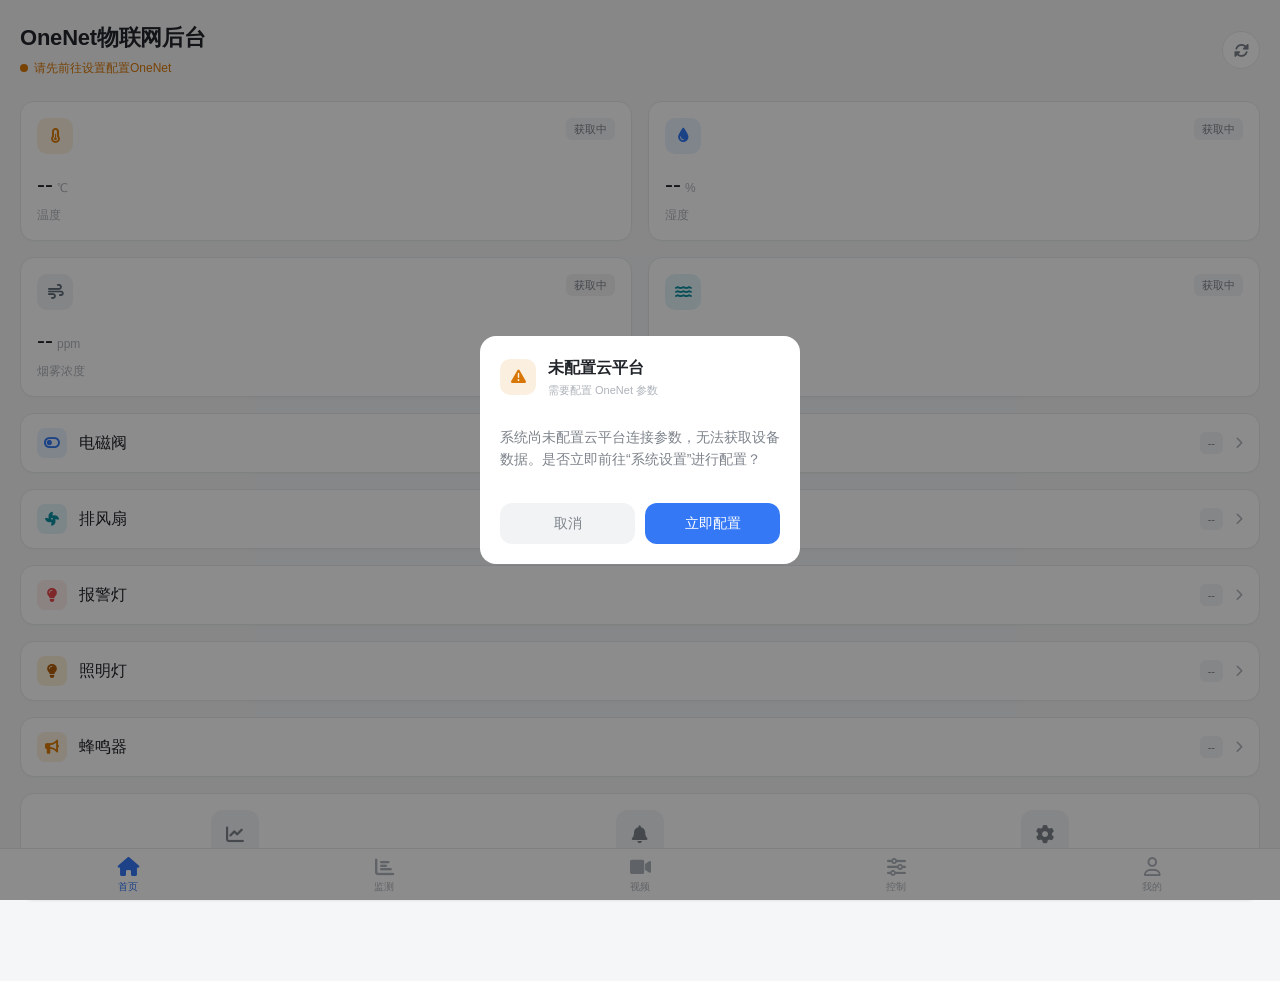
<file: app/src/main/assets/www/index.html>
<!DOCTYPE html>
<html lang="zh-CN">
<head>
    <meta charset="UTF-8">
    <meta name="viewport" content="width=device-width, initial-scale=1.0, maximum-scale=1.0, user-scalable=no">
    <meta name="theme-color" content="#f5f6f7" media="(prefers-color-scheme: light)">
    <meta name="theme-color" content="#111214" media="(prefers-color-scheme: dark)">
    <title>机房监控系统 - 首页</title>
    <link rel="stylesheet" href="css/common.css">
    <link rel="stylesheet" href="https://cdnjs.cloudflare.com/ajax/libs/font-awesome/6.0.0/css/all.min.css">
    <script src="js/config.js"></script>
    <script src="js/onenet.js"></script>
</head>
<body class="pb-nav">
    <!-- Top Header -->
    <header class="page-header">
        <div class="header-row">
            <div>
                <h1 id="mainTitle" class="header-title mb-1.5">OneNet物联网后台</h1>
                <div class="header-sub">
                    <span id="connIndicator" class="dot dot-off"></span>
                    <span id="connStatus" class="text-sub">正在连接...</span>
                </div>
            </div>
            <button id="syncBtn" class="icon-btn">
                <i class="fas fa-sync-alt"></i>
            </button>
        </div>
    </header>

    <main class="px-5 mt-4 flex flex-col gap-4">
        <!-- Alert Banner -->
        <a href="alerts.html" id="alertBanner" class="hidden banner-danger items-center justify-between p-4">
            <div class="flex items-center gap-3">
                <div class="tile" style="background: var(--danger); color: #fff;">
                    <i class="fas fa-exclamation-triangle text-sm"></i>
                </div>
                <div>
                    <h3 class="text-sm font-medium" style="color: var(--danger);">环境异常警报</h3>
                    <p id="alertMessage" class="text-xs mt-0.5" style="color: var(--danger); opacity: .75;">检测到数据异常</p>
                </div>
            </div>
            <i class="fas fa-chevron-right text-xs" style="color: var(--danger); opacity: .5;"></i>
        </a>

        <!-- Monitoring Cards Grid -->
        <div class="grid grid-cols-2 gap-4" id="cardsGrid">
            <!-- Dynamically populated by JS -->
        </div>

        <!-- Quick Actions -->
        <div class="card p-4">
            <div class="grid grid-cols-3 gap-2">
                <a href="history.html" class="flex flex-col items-center gap-2 pressable">
                    <div class="tile tile-lg bg-muted text-sub" style="font-size: 18px;">
                        <i class="fas fa-chart-line"></i>
                    </div>
                    <span class="text-xs text-sub">历史数据</span>
                </a>
                <a href="alerts.html" class="flex flex-col items-center gap-2 pressable">
                    <div class="tile tile-lg bg-muted text-sub" style="font-size: 18px;">
                        <i class="fas fa-bell"></i>
                    </div>
                    <span class="text-xs text-sub">报警记录</span>
                </a>
                <a href="settings.html" class="flex flex-col items-center gap-2 pressable">
                    <div class="tile tile-lg bg-muted text-sub" style="font-size: 18px;">
                        <i class="fas fa-cog"></i>
                    </div>
                    <span class="text-xs text-sub">系统设置</span>
                </a>
            </div>
        </div>
    </main>

    <!-- Bottom Navigation -->
    <nav class="bottom-nav">
        <a href="index.html" class="nav-item active">
            <i class="fas fa-home"></i>
            <span>首页</span>
        </a>
        <a href="monitoring.html" class="nav-item">
            <i class="fas fa-chart-bar"></i>
            <span>监测</span>
        </a>
        <a href="video.html" class="nav-item">
            <i class="fas fa-video"></i>
            <span>视频</span>
        </a>
        <a href="control.html" class="nav-item">
            <i class="fas fa-sliders-h"></i>
            <span>控制</span>
        </a>
        <a href="settings.html" class="nav-item">
            <i class="far fa-user"></i>
            <span>我的</span>
        </a>
    </nav>

    <!-- Custom Confirm Modal for OneNet Config -->
    <div id="onenetAlertModal" class="modal-mask hidden">
        <div class="absolute inset-0" id="oamBackdrop" onclick="closeOneNetAlertModal()"></div>
        <div class="modal-card relative z-10" id="oamContent">
            <div class="modal-header">
                <div class="tile" style="background: var(--warn-bg); color: var(--warn);">
                    <i class="fas fa-exclamation-triangle"></i>
                </div>
                <div>
                    <h3 class="modal-title">未配置云平台</h3>
                    <p class="modal-sub">需要配置 OneNet 参数</p>
                </div>
            </div>

            <div class="modal-body">
                系统尚未配置云平台连接参数，无法获取设备数据。是否立即前往“系统设置”进行配置？
            </div>

            <div class="modal-footer">
                <button onclick="closeOneNetAlertModal()" class="btn btn-ghost">取消</button>
                <button onclick="goToSettings()" class="btn btn-primary">立即配置</button>
            </div>
        </div>
    </div>

    <script>
        let currentModel = getDataModel();

        function loadDashboardTitle() {
            const customTitle = localStorage.getItem('iot_dashboard_title');
            if (customTitle) {
                document.getElementById('mainTitle').innerText = customTitle;
            } else {
                document.getElementById('mainTitle').innerText = 'OneNet物联网后台';
            }
        }

        // Render Dashboard UI
        function renderDashboard() {
            const grid = document.getElementById('cardsGrid');
            grid.innerHTML = '';

            currentModel.sensors.forEach(s => {
                const colors = COLOR_CLASSES[s.color] || COLOR_CLASSES['slate'];
                grid.innerHTML += `
                    <a href="monitoring.html" class="card stat-card p-4 flex flex-col justify-between pressable">
                        <div class="flex justify-between items-start mb-3">
                            <div class="tile ${colors.bg}">
                                <i class="fas ${s.icon}"></i>
                            </div>
                            <span id="sensor-status-${s.id}" class="tag tag-muted">获取中</span>
                        </div>
                        <div>
                            <div class="flex items-baseline flex-wrap">
                                <span id="sensor-val-${s.id}" class="text-2xl font-medium num">--</span>
                                <span class="text-tip text-xs ml-1">${s.unit}</span>
                            </div>
                            <div class="text-xs text-tip mt-1 truncate">${s.name}</div>
                        </div>
                    </a>
                `;
            });

            currentModel.controls.forEach(c => {
                const colors = COLOR_CLASSES[c.color] || COLOR_CLASSES['slate'];
                grid.innerHTML += `
                    <a href="control.html" class="card col-span-2 px-4 py-3.5 flex items-center justify-between pressable">
                        <div class="flex items-center gap-3">
                            <div class="tile tile-sm ${colors.bg}">
                                <i class="fas ${c.icon} text-sm"></i>
                            </div>
                            <span class="text-base font-medium">${c.name}</span>
                        </div>
                        <div class="flex items-center gap-3">
                            <span id="control-status-${c.id}" class="tag tag-muted">--</span>
                            <i class="fas fa-chevron-right text-tip text-xs"></i>
                        </div>
                    </a>
                `;
            });
        }

        loadDashboardTitle();
        renderDashboard();

        // 同步数据逻辑
        async function syncData() {
            const syncBtn = document.getElementById('syncBtn');
            const syncIcon = syncBtn.querySelector('i');
            const connIndicator = document.getElementById('connIndicator');
            const connStatus = document.getElementById('connStatus');

            syncIcon.classList.add('fa-spin');
            syncBtn.disabled = true;

            try {
                if (typeof OneNetService !== 'undefined') {
                    const data = await OneNetService.getLatestData();
                    if (data) {
                        updateUI(data);
                        if (data._isOnline === false) {
                            connIndicator.className = 'dot dot-warn';
                            connStatus.innerText = '设备离线';
                            connStatus.className = 'text-warn';
                        } else {
                            connIndicator.className = 'dot dot-ok';
                            connStatus.innerText = '设备在线';
                            connStatus.className = 'text-ok';
                        }
                    } else {
                        throw new Error('未获取到有效数据');
                    }
                }
            } catch (error) {
                console.error('Sync failed:', error);
            } finally {
                setTimeout(() => {
                    syncIcon.classList.remove('fa-spin');
                    syncBtn.disabled = false;
                }, 1000);
            }
        }

        function updateUI(data, isFromCache = false) {
            let hasAlert = false;
            let latestAlertMsg = '';

            const checkAlert = (type, val, thresh, title, isHigh) => {
                if (isFromCache || data._isMock || data._isOnline === false) return;

                let alarmStates = JSON.parse(localStorage.getItem('iot_alarm_states') || '{}');
                const stateKey = `${type}_${isHigh ? 'high' : 'low'}`;

                if (isHigh ? val > thresh : val < thresh) {
                    hasAlert = true;
                    latestAlertMsg = title;

                    if (alarmStates[stateKey]) return;

                    let alerts = JSON.parse(localStorage.getItem('iot_alerts') || '[]');
                    const lastAlert = alerts.find(a => a.title === title);
                    const now = new Date();

                    if (!lastAlert || (now.getTime() - new Date(lastAlert.timestamp).getTime() > 5 * 60 * 1000)) {
                        alarmStates[stateKey] = true;
                        localStorage.setItem('iot_alarm_states', JSON.stringify(alarmStates));

                        // Find the unit from either sensors or videoData
                        let unit = '';
                        const sensorItem = currentModel.sensors.find(s => s.id === type);
                        if (sensorItem) {
                            unit = sensorItem.unit || '';
                        } else if (currentModel.videoData) {
                            const videoItem = currentModel.videoData.find(v => v.id === type);
                            if (videoItem) unit = videoItem.unit || '';
                        }

                        alerts.unshift({
                            id: Date.now(),
                            title: title,
                            type: type,
                            currentValue: val,
                            threshold: thresh,
                            unit: unit,
                            time: `${now.getHours().toString().padStart(2,'0')}:${now.getMinutes().toString().padStart(2,'0')}`,
                            timestamp: now.getTime(),
                            status: 'unread',
                            isCritical: true
                        });
                        if(alerts.length > 50) alerts.pop();
                        localStorage.setItem('iot_alerts', JSON.stringify(alerts));
                    }
                } else {
                    if (alarmStates[stateKey]) {
                        alarmStates[stateKey] = false;
                        localStorage.setItem('iot_alarm_states', JSON.stringify(alarmStates));
                    }
                }
            };

            currentModel.sensors.forEach(s => {
                if (data[s.id] !== undefined) {
                    let displayVal;
                    let isAlert = false;
                    let numericVal = null;

                    if (s.dataType === 'string' || s.dataType === 'boolean') {
                        displayVal = String(data[s.id]);
                    } else {
                        const decimals = typeof getDecimals === 'function' ? getDecimals(s.dataType, s.step) : 1;
                        displayVal = Number(data[s.id]).toFixed(decimals);
                        numericVal = Number(displayVal);
                    }

                    const valEl = document.getElementById(`sensor-val-${s.id}`);
                    if(valEl) valEl.innerText = displayVal;

                    const statusEl = document.getElementById(`sensor-status-${s.id}`);
                    if (statusEl) {
                        if (numericVal !== null && numericVal > s.max) {
                            isAlert = true;
                            statusEl.innerText = '过高';
                            statusEl.className = 'tag tag-alarm';
                            checkAlert(s.id, numericVal, s.max, `${s.name}过高报警`, true);
                        } else if (numericVal !== null && numericVal < s.min) {
                            isAlert = true;
                            statusEl.innerText = '过低';
                            statusEl.className = 'tag tag-alarm';
                            checkAlert(s.id, numericVal, s.min, `${s.name}过低报警`, false);
                        } else {
                            statusEl.innerText = '正常';
                            statusEl.className = 'tag tag-ok';
                        }
                    }
                }
            });

            currentModel.controls.forEach(c => {
                if (data[c.id] !== undefined) {
                    const statusEl = document.getElementById(`control-status-${c.id}`);
                    if (statusEl) {
                        if (c.dataType === 'int32' || c.dataType === 'float' || c.dataType === 'double' || c.dataType === 'string') {
                            statusEl.innerText = String(data[c.id]);
                            const colors = COLOR_CLASSES[c.color] || COLOR_CLASSES['slate'];
                            statusEl.className = `tag ${colors.chip}`;
                        } else {
                            const isOn = !!data[c.id];
                            statusEl.innerText = isOn ? '已开启' : '已关闭';
                            const colors = COLOR_CLASSES[c.color] || COLOR_CLASSES['slate'];
                            statusEl.className = isOn ? `tag ${colors.chip}` : 'tag tag-muted';
                        }
                    }
                }
            });

            // Check alerts for videoData
            if (currentModel.videoData) {
                currentModel.videoData.forEach(v => {
                    if (data[v.id] !== undefined) {
                        let numericVal = null;
                        if (v.dataType !== 'string' && v.dataType !== 'boolean') {
                            numericVal = Number(data[v.id]);

                            if (v.max !== undefined && numericVal > v.max) {
                                checkAlert(v.id, numericVal, v.max, `${v.name}过高报警`, true);
                            } else if (v.min !== undefined && numericVal < v.min) {
                                checkAlert(v.id, numericVal, v.min, `${v.name}过低报警`, false);
                            }
                        }
                    }
                });
            }

            const alertBanner = document.getElementById('alertBanner');
            if (hasAlert) {
                alertBanner.style.display = 'flex';
                document.getElementById('alertMessage').innerText = latestAlertMsg;
            } else {
                alertBanner.style.display = 'none';
            }
        }

        document.getElementById('syncBtn').addEventListener('click', syncData);

        // Add visibility listener to detect changes from settings page
        document.addEventListener('visibilitychange', () => {
            if (document.visibilityState === 'visible') {
                loadDashboardTitle();
                const newModelStr = localStorage.getItem('iot_data_model');
                if (newModelStr && JSON.stringify(currentModel) !== newModelStr) {
                    currentModel = JSON.parse(newModelStr);
                    renderDashboard(); // Re-render completely with new model
                    syncData(); // Fetch fresh data for the new model
                }
            }
        });

        const cachedData = localStorage.getItem('iot_latest_data');
        if (cachedData) {
            try { updateUI(JSON.parse(cachedData), true); }
            catch (e) { console.error(e); }
        }

        // Check OneNet config on startup
        function checkOneNetConfig() {
            const config = JSON.parse(localStorage.getItem('iot_onenet_config') || 'null');
            if (!config || !config.productId || !config.deviceName || !config.token) {
                const connIndicator = document.getElementById('connIndicator');
                const connStatus = document.getElementById('connStatus');
                if(connIndicator && connStatus) {
                    connIndicator.className = 'dot dot-warn';
                    connStatus.innerText = '请先前往设置配置OneNet';
                    connStatus.className = 'text-warn';
                }
                setTimeout(openOneNetAlertModal, 500);
                return false;
            }
            return true;
        }

        function openOneNetAlertModal() {
            const modal = document.getElementById('onenetAlertModal');
            modal.classList.remove('hidden');
            setTimeout(() => modal.classList.add('show'), 30);
        }

        function closeOneNetAlertModal() {
            const modal = document.getElementById('onenetAlertModal');
            modal.classList.remove('show');
            setTimeout(() => {
                modal.classList.add('hidden');
            }, 200);
        }

        function goToSettings() {
            window.location.href = 'settings.html';
        }

        if(checkOneNetConfig()) {
            setTimeout(syncData, 500);
            setInterval(syncData, 30000);
        }
    </script>
</body>
</html>
</file>
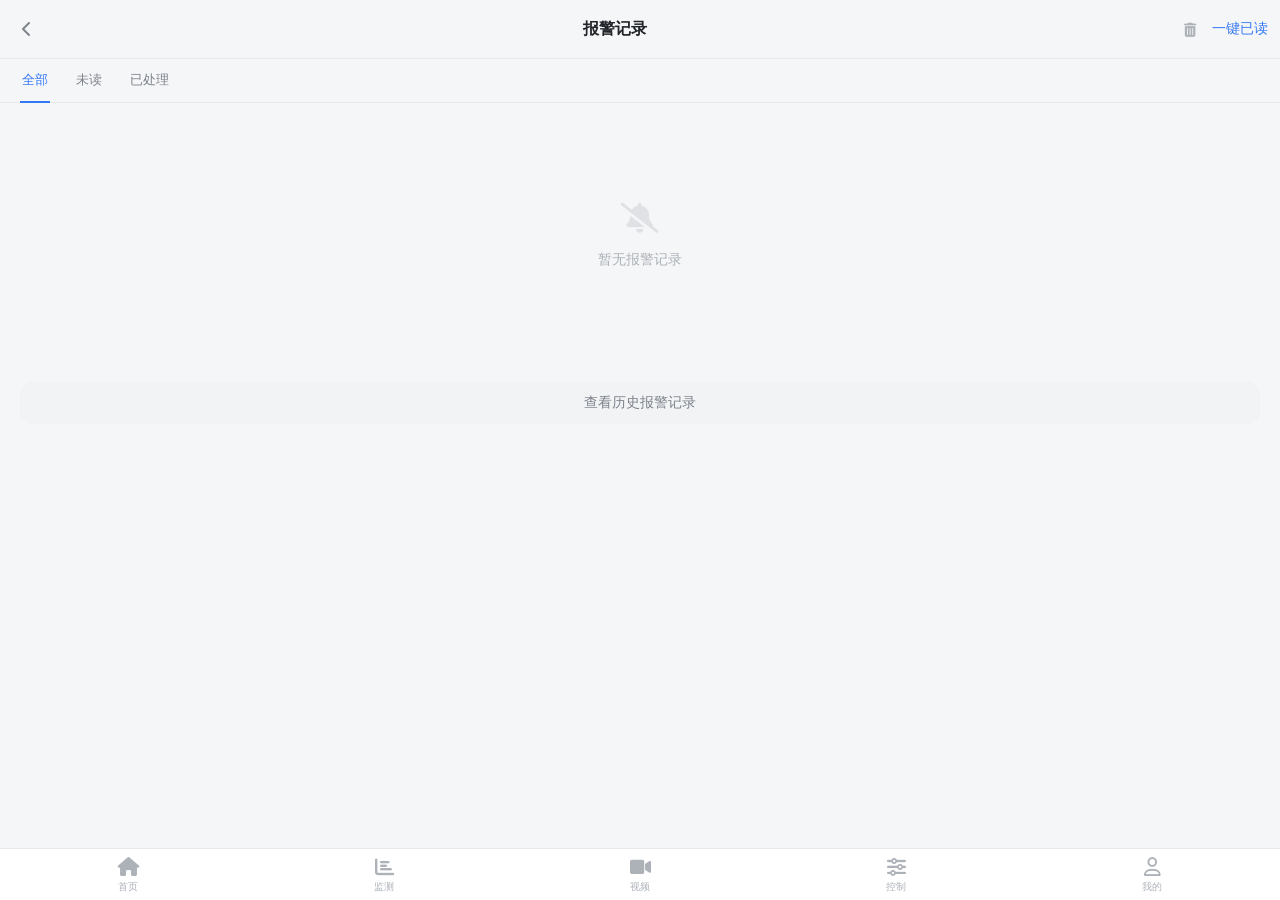
<file: app/src/main/assets/www/alerts.html>
<!DOCTYPE html>
<html lang="zh-CN">
<head>
    <meta charset="UTF-8">
    <meta name="viewport" content="width=device-width, initial-scale=1.0, maximum-scale=1.0, user-scalable=no">
    <meta name="theme-color" content="#f5f6f7" media="(prefers-color-scheme: light)">
    <meta name="theme-color" content="#111214" media="(prefers-color-scheme: dark)">
    <title>机房监控系统 - 报警记录</title>
    <link rel="stylesheet" href="css/common.css">
    <link rel="stylesheet" href="https://cdnjs.cloudflare.com/ajax/libs/font-awesome/6.0.0/css/all.min.css">
    <script src="js/config.js"></script>
    <style>
        .filter-tabs {
            display: flex; gap: 24px; padding: 0 20px;
            background: var(--bg); border-bottom: 1px solid var(--border);
        }
        .filter-tabs .tab-btn {
            padding: 12px 2px; font-size: 13px; color: var(--text-2);
            border-bottom: 2px solid transparent; margin-bottom: -1px;
        }
        .filter-tabs .tab-btn.active {
            color: var(--accent); border-bottom-color: var(--accent); font-weight: 500;
        }
        .alert-card { position: relative; overflow: hidden; }
        .alert-card .bar {
            position: absolute; left: 0; top: 0; bottom: 0; width: 3px;
        }
        .alert-time { font-family: ui-monospace, SFMono-Regular, Menlo, Consolas, monospace; }
        .read-alert { opacity: 0.55; }
    </style>
</head>
<body class="pb-nav">
    <!-- Header -->
    <header class="subheader">
        <a href="javascript:history.back()" class="subheader-back">
            <i class="fas fa-chevron-left"></i>
        </a>
        <h1 class="subheader-title">报警记录</h1>
        <div class="subheader-side" style="gap: 16px;">
            <button class="text-tip cursor-pointer" onclick="clearAllAlerts()">
                <i class="fas fa-trash-alt text-sm"></i>
            </button>
            <button class="text-accent text-sm cursor-pointer" onclick="markAllAsRead()">一键已读</button>
        </div>
    </header>

    <!-- Status Tabs -->
    <div class="filter-tabs" id="statusTabs">
        <button data-filter="all" class="tab-btn active">全部</button>
        <button data-filter="unread" class="tab-btn">未读</button>
        <button data-filter="read" class="tab-btn">已处理</button>
    </div>

    <main class="px-5 py-5 flex flex-col gap-4" id="alertsList">
        <!-- 动态生成的报警列表 -->
    </main>

    <!-- Custom Confirm Modal -->
    <div id="confirmModal" class="modal-mask hidden">
        <div class="modal-card">
            <div class="modal-body">
                <h3 class="modal-title mb-2">清空报警记录</h3>
                <p class="text-sm text-sub">确定要清空所有报警记录吗？此操作无法恢复。</p>
            </div>
            <div class="modal-footer">
                <button onclick="closeConfirmModal()" class="btn btn-ghost">取消</button>
                <button onclick="executeClearAll()" class="btn" style="background: var(--danger); color: #fff;">确认清空</button>
            </div>
        </div>
    </div>

    <!-- Custom Toast -->
    <div id="toast" class="toast">
        <!-- Toast message -->
    </div>


    <!-- Bottom Navigation -->
    <nav class="bottom-nav">
        <a href="index.html" class="nav-item">
            <i class="fas fa-home"></i>
            <span>首页</span>
        </a>
        <a href="monitoring.html" class="nav-item">
            <i class="fas fa-chart-bar"></i>
            <span>监测</span>
        </a>
        <a href="video.html" class="nav-item">
            <i class="fas fa-video"></i>
            <span>视频</span>
        </a>
        <a href="control.html" class="nav-item">
            <i class="fas fa-sliders-h"></i>
            <span>控制</span>
        </a>
        <a href="settings.html" class="nav-item">
            <i class="far fa-user"></i>
            <span>我的</span>
        </a>
    </nav>
    <script>
        // 动态加载报警数据
        let alertsData = JSON.parse(localStorage.getItem('iot_alerts') || '[]');
        const currentModel = typeof getDataModel === 'function' ? getDataModel() : { sensors: [] };

        let currentFilter = 'all';

        const alertsList = document.getElementById('alertsList');
        const tabBtns = document.querySelectorAll('.tab-btn');

        function renderAlerts() {
            const filteredData = alertsData.filter(item => {
                if (currentFilter === 'all') return true;
                return item.status === currentFilter;
            });

            if (filteredData.length === 0) {
                alertsList.innerHTML = `
                    <div class="flex flex-col items-center justify-center py-20 text-tip">
                        <i class="fas fa-bell-slash text-3xl mb-4 opacity-30"></i>
                        <span class="text-sm">暂无报警记录</span>
                    </div>
                ` + (currentFilter !== 'read' ? `
                    <button onclick="switchToReadTab()" class="btn btn-ghost btn-block mt-4">
                        查看历史报警记录
                    </button>
                ` : '');
                return;
            }

            alertsList.innerHTML = filteredData.map(alert => {
                const sensorConfig = currentModel.sensors.find(s => s.id === alert.type) || {};
                let displayVal, displayThresh;

                if (sensorConfig.dataType === 'string' || sensorConfig.dataType === 'boolean') {
                    displayVal = String(alert.currentValue);
                    displayThresh = String(alert.threshold);
                } else {
                    const decimals = typeof getDecimals === 'function' ? getDecimals(sensorConfig.dataType, sensorConfig.step) : 1;
                    displayVal = parseFloat(alert.currentValue).toFixed(decimals);
                    displayThresh = parseFloat(alert.threshold).toFixed(decimals);
                }

                const isRead = alert.status === 'unread' ? '' : 'read-alert';
                const barColor = alert.isCritical ? 'var(--danger)' : 'var(--accent)';
                const dotCls = alert.status === 'unread' ? (alert.isCritical ? 'dot-alarm' : 'dot-accent') : 'dot-off';
                const valColor = alert.status === 'unread' ? (alert.isCritical ? 'var(--danger)' : 'var(--accent)') : 'var(--text-3)';

                return `
                <div class="card alert-card p-4 pl-5 ${isRead}">
                    ${alert.status === 'unread' ? `<div class="bar" style="background: ${barColor};"></div>` : ''}

                    <div class="flex justify-between items-start mb-3">
                        <div class="flex items-center gap-2.5">
                            <span class="dot ${dotCls}"></span>
                            <h3 class="text-base font-medium">${alert.title}</h3>
                        </div>
                        <span class="text-tip text-xs alert-time">${alert.time}</span>
                    </div>

                    <div class="grid grid-cols-2 gap-4 ml-5 ${alert.status === 'unread' ? 'mb-4' : ''}">
                        <div>
                            <div class="text-xs text-tip mb-1">当前值</div>
                            <div class="text-lg font-medium num" style="color: ${valColor};">${displayVal}<span class="text-xs ml-0.5" style="font-size: 10px;">${alert.unit}</span></div>
                        </div>
                        <div>
                            <div class="text-xs text-tip mb-1">阈值</div>
                            <div class="text-lg font-medium num">${displayThresh}<span class="text-xs ml-0.5" style="font-size: 10px;">${alert.unit}</span></div>
                        </div>
                    </div>

                    ${alert.status === 'unread' ? `
                        <div class="flex justify-end gap-3 pt-3 border-t mt-1">
                            <button onclick="ignoreAlert(${alert.id})" class="btn btn-ghost btn-sm">忽略</button>
                            <button onclick="viewDetail('${alert.type}')" class="btn btn-primary btn-sm">查看详情</button>
                        </div>
                    ` : ''}
                </div>
            `;
            }).join('') + (currentFilter !== 'read' ? `
                 <button onclick="switchToReadTab()" class="btn btn-ghost btn-block mt-2">
                     查看历史报警记录
                 </button>
             ` : '');
         }

         function switchToReadTab() {
             const readTab = document.querySelector('[data-filter="read"]');
             if (readTab) readTab.click();
             window.scrollTo({ top: 0, behavior: 'smooth' });
         }

         function markAllAsRead() {
            alertsData.forEach(alert => {
                alert.status = 'read';
            });
            localStorage.setItem('iot_alerts', JSON.stringify(alertsData));
            renderAlerts();
            showToast('已将所有报警标记为已处理');
        }

        function clearAllAlerts() {
            if (alertsData.length === 0) {
                showToast('暂无报警记录可清空');
                return;
            }

            const modal = document.getElementById('confirmModal');
            modal.classList.remove('hidden');
            setTimeout(() => modal.classList.add('show'), 30);
        }

        function closeConfirmModal() {
            const modal = document.getElementById('confirmModal');
            modal.classList.remove('show');
            setTimeout(() => {
                modal.classList.add('hidden');
            }, 200);
        }

        function executeClearAll() {
            closeConfirmModal();

            alertsData = [];
            localStorage.removeItem('iot_alerts');
            localStorage.removeItem('iot_alarm_states'); // 同时重置状态，允许重新报警

            // 清除首页缓存的旧数据，避免切换回去时再次闪烁出旧数据报警
            localStorage.removeItem('iot_latest_data');

            // 立即隐藏横幅（如果它之前在首页触发过）
            const alertBanner = document.getElementById('alertBanner');
            if(alertBanner) alertBanner.style.display = 'none';

            renderAlerts();

            setTimeout(() => {
                showToast('已清空所有报警记录！');
            }, 200);
        }

        let toastTimeout;
        function showToast(message) {
            const toast = document.getElementById('toast');
            toast.textContent = message;
            toast.classList.add('show');

            clearTimeout(toastTimeout);
            toastTimeout = setTimeout(() => {
                toast.classList.remove('show');
            }, 2500);
        }

        function ignoreAlert(id) {
            const alert = alertsData.find(a => a.id === id);
            if (alert) {
                alert.status = 'read';
                localStorage.setItem('iot_alerts', JSON.stringify(alertsData));
                renderAlerts();
            }
        }

        function viewDetail(metricType) {
            window.location.href = `history.html?metric=${metricType}`;
        }

        tabBtns.forEach(btn => {
            btn.addEventListener('click', function() {
                // Update tabs styling
                tabBtns.forEach(b => b.classList.remove('active'));
                this.classList.add('active');

                currentFilter = this.dataset.filter;
                renderAlerts();
            });
        });

        // 初始渲染
        renderAlerts();
    </script>
</body>
</html>
</file>
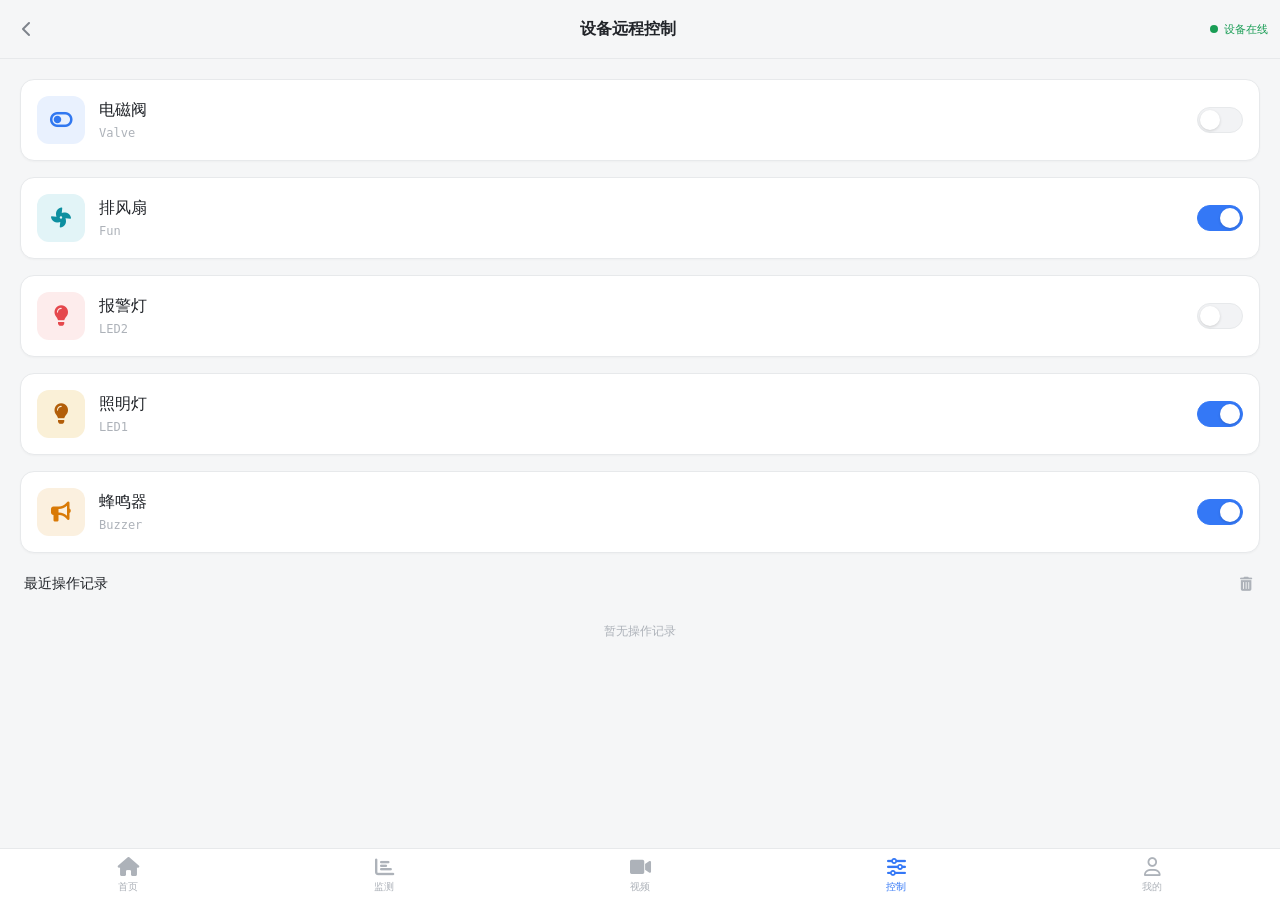
<file: app/src/main/assets/www/control.html>
<!DOCTYPE html>
<html lang="zh-CN">
<head>
    <meta charset="UTF-8">
    <meta name="viewport" content="width=device-width, initial-scale=1.0, maximum-scale=1.0, user-scalable=no">
    <meta name="theme-color" content="#f5f6f7" media="(prefers-color-scheme: light)">
    <meta name="theme-color" content="#111214" media="(prefers-color-scheme: dark)">
    <title>机房监控系统 - 设备控制</title>
    <link rel="stylesheet" href="css/common.css">
    <link rel="stylesheet" href="https://cdnjs.cloudflare.com/ajax/libs/font-awesome/6.0.0/css/all.min.css">
    <script src="js/config.js"></script>
    <script src="js/onenet.js"></script>
    <style>
        .input-inline { width: 88px; padding: 7px 8px; font-size: 13px; text-align: center; border-radius: 9px; }
        .input-inline-text { width: 110px; text-align: left; }
    </style>
</head>
<body class="pb-nav">
    <!-- Header -->
    <header class="subheader">
        <a href="index.html" class="subheader-back">
            <i class="fas fa-chevron-left"></i>
        </a>
        <h1 class="subheader-title">设备远程控制</h1>
        <div class="subheader-side">
            <div class="flex items-center gap-1.5">
                <span id="connIndicator" class="dot dot-off"></span>
                <span id="connStatus" style="font-size: 11px;" class="text-tip">未连接</span>
            </div>
        </div>
    </header>

    <main class="px-5 py-5 flex flex-col gap-5">

        <!-- Dynamic Control Cards -->
        <div id="controlsContainer" class="flex flex-col gap-4"></div>

        <!-- History Section -->
        <div>
            <div class="flex justify-between items-center mb-3 px-1">
                <h3 class="text-sm font-medium">最近操作记录</h3>
                <button onclick="clearLogs()" class="text-tip px-1">
                    <i class="fas fa-trash-alt text-sm"></i>
                </button>
            </div>
            <div class="flex flex-col gap-3" id="operationLogs">
                <!-- Logs will be generated here -->
            </div>
        </div>
    </main>

    <!-- Bottom Navigation -->
    <nav class="bottom-nav">
        <a href="index.html" class="nav-item">
            <i class="fas fa-home"></i>
            <span>首页</span>
        </a>
        <a href="monitoring.html" class="nav-item">
            <i class="fas fa-chart-bar"></i>
            <span>监测</span>
        </a>
        <a href="video.html" class="nav-item">
            <i class="fas fa-video"></i>
            <span>视频</span>
        </a>
        <a href="control.html" class="nav-item active">
            <i class="fas fa-sliders-h"></i>
            <span>控制</span>
        </a>
        <a href="settings.html" class="nav-item">
            <i class="far fa-user"></i>
            <span>我的</span>
        </a>
    </nav>

    <!-- Custom Confirm Modal -->
    <div id="confirmModal" class="modal-mask hidden">
        <div class="modal-card" onclick="event.stopPropagation()">
            <div class="modal-body">
                <h3 class="modal-title mb-2">清空操作记录</h3>
                <p class="text-sm text-sub">确定要清空所有操作记录吗？此操作无法恢复。</p>
            </div>
            <div class="modal-footer">
                <button onclick="closeConfirmModal()" class="btn btn-ghost">取消</button>
                <button onclick="executeClearLogs()" class="btn" style="background: var(--danger); color: #fff;">确认清空</button>
            </div>
        </div>
    </div>

    <!-- Toast Notification -->
    <div id="toast" class="toast" style="top: auto; bottom: 96px;">
        操作成功
    </div>

    <script>
        const currentModel = getDataModel();
        const controls = currentModel.controls;

        let operationLogs = JSON.parse(localStorage.getItem('iot_operation_logs') || '[]');

        function initUI() {
            const container = document.getElementById('controlsContainer');
            container.innerHTML = '';

            controls.forEach(c => {
                const colors = COLOR_CLASSES[c.color] || COLOR_CLASSES['slate'];
                let controlUI = '';

                if (c.dataType === 'int32' || c.dataType === 'float' || c.dataType === 'double') {
                    controlUI = `
                        <div class="flex items-center gap-2">
                            <input type="number" id="input-${c.id}" step="${c.step || 1}" class="input input-inline">
                            <button onclick="handleNumericControl('${c.id}')" class="btn btn-primary btn-sm">下发</button>
                        </div>
                    `;
                } else if (c.dataType === 'string') {
                    controlUI = `
                        <div class="flex items-center gap-2">
                            <input type="text" id="input-${c.id}" class="input input-inline input-inline-text">
                            <button onclick="handleStringControl('${c.id}')" class="btn btn-primary btn-sm">下发</button>
                        </div>
                    `;
                } else {
                    // default bool
                    controlUI = `
                        <label class="switch">
                            <input type="checkbox" id="toggle-${c.id}" onchange="handleControl('${c.id}')"/>
                            <span class="slider"></span>
                        </label>
                    `;
                }

                container.innerHTML += `
                    <div class="card p-4 flex items-center justify-between">
                        <div class="flex items-center gap-3.5">
                            <div class="tile tile-lg ${colors.bg}">
                                <i class="fas ${c.icon}"></i>
                            </div>
                            <div>
                                <h2 class="text-base font-medium">${c.name}</h2>
                                <p class="text-tip text-xs mt-0.5 mono">${c.cloudKey}</p>
                            </div>
                        </div>
                        ${controlUI}
                    </div>
                `;
            });
        }

        function renderLogs() {
            const container = document.getElementById('operationLogs');
            if (operationLogs.length === 0) {
                container.innerHTML = '<div class="text-center text-tip text-xs py-4">暂无操作记录</div>';
                return;
            }

            // Create a map of IDs to names
            const deviceNames = {};
            controls.forEach(c => deviceNames[c.id] = c.name);

            container.innerHTML = operationLogs.slice(0, 10).map(log => {
                const isTurnOn = log.status === true;
                let title;
                if (typeof log.status === 'boolean') {
                    title = `${isTurnOn ? '开启' : '关闭'} ${deviceNames[log.device] || log.device}`;
                } else {
                    title = `设置 ${deviceNames[log.device] || log.device} 为 ${log.status}`;
                }
                const iconClass = isTurnOn || typeof log.status !== 'boolean' ? 'fa-play ml-0.5' : 'fa-power-off';
                const tileClass = isTurnOn || typeof log.status !== 'boolean' ? 'tile-blue' : 'tile-green';

                return `
                <div class="card px-4 py-3 flex items-center justify-between">
                    <div class="flex items-center gap-3">
                        <div class="tile tile-sm ${tileClass}">
                            <i class="fas ${iconClass}" style="font-size: 12px;"></i>
                        </div>
                        <div>
                            <h4 class="text-sm font-medium">${title}</h4>
                            <p class="text-tip mono mt-0.5" style="font-size: 11px;">${log.time}</p>
                        </div>
                    </div>
                    <span class="tag tag-ok">执行成功</span>
                </div>
                `;
            }).join('');
        }

        function addLog(device, status) {
            const now = new Date();
            const timeStr = `${now.getFullYear()}-${(now.getMonth()+1).toString().padStart(2, '0')}-${now.getDate().toString().padStart(2, '0')} ${now.getHours().toString().padStart(2, '0')}:${now.getMinutes().toString().padStart(2, '0')}:${now.getSeconds().toString().padStart(2, '0')}`;

            operationLogs.unshift({ device, status, time: timeStr });
            if (operationLogs.length > 20) operationLogs.pop();
            localStorage.setItem('iot_operation_logs', JSON.stringify(operationLogs));
            renderLogs();
        }

        function clearLogs() {
            if (operationLogs.length === 0) return;
            const modal = document.getElementById('confirmModal');
            modal.classList.remove('hidden');
            setTimeout(() => modal.classList.add('show'), 30);
        }

        function closeConfirmModal() {
            const modal = document.getElementById('confirmModal');
            modal.classList.remove('show');
            setTimeout(() => {
                modal.classList.add('hidden');
            }, 200);
        }

        function executeClearLogs() {
            closeConfirmModal();
            operationLogs = [];
            localStorage.removeItem('iot_operation_logs');
            renderLogs();
            setTimeout(() => {
                showToast('记录已清空');
            }, 200);
        }

        async function handleNumericControl(id) {
            const input = document.getElementById(`input-${id}`);
            const value = parseFloat(input.value);
            if (isNaN(value)) {
                showToast('请输入有效数字');
                return;
            }
            await sendControlCommand(id, value);
        }

        async function handleStringControl(id) {
            const input = document.getElementById(`input-${id}`);
            const value = input.value;
            await sendControlCommand(id, value);
        }

        // 开关的选中态由 CSS（input:checked + .slider）处理，这里保留空实现以兼容旧调用
        function updateToggleUI(elementId) {}

        async function handleControl(id) {
            const checkbox = document.getElementById(`toggle-${id}`);
            if (!checkbox) return;
            const value = checkbox.checked;

            checkbox.disabled = true;

            const success = await sendControlCommand(id, value);

            if (!success) {
                // Only revert if sendControlCommand explicitly returned false (failed)
                checkbox.checked = !value;
            }
            checkbox.disabled = false;
        }

        async function sendControlCommand(id, value) {
            try {
                if (typeof OneNetService !== 'undefined') {
                    const params = {};
                    params[id] = value;

                    const success = await OneNetService.setProperty(params);
                    if (success) {
                        showToast('指令下发成功');
                        addLog(id, value);
                        return true;
                    } else {
                        showToast('下发失败，请重试');
                        return false;
                    }
                }
            } catch (error) {
                console.error('Control failed:', error);
                showToast('网络异常');
                return false;
            }
            return false;
        }

        function showToast(msg) {
            const toast = document.getElementById('toast');
            toast.innerText = msg;
            toast.classList.add('show');
            setTimeout(() => {
                toast.classList.remove('show');
            }, 2000);
        }

        async function syncStatus() {
            try {
                if (typeof OneNetService !== 'undefined') {
                    const data = await OneNetService.getLatestData();
                    if (data) {
                        const connIndicator = document.getElementById('connIndicator');
                        const connStatus = document.getElementById('connStatus');
                        if (connIndicator && connStatus) {
                            if (data._isOnline === false) {
                                connIndicator.className = 'dot dot-warn';
                                connStatus.innerText = '设备离线';
                                connStatus.className = 'text-warn';
                            } else {
                                connIndicator.className = 'dot dot-ok';
                                connStatus.innerText = '设备在线';
                                connStatus.className = 'text-ok';
                            }
                        }
                        controls.forEach(c => {
                            if (data[c.id] !== undefined) {
                                if (c.dataType === 'int32' || c.dataType === 'float' || c.dataType === 'double') {
                                    const input = document.getElementById(`input-${c.id}`);
                                    // only update if not currently focused to avoid typing interruption
                                    if (input && document.activeElement !== input) {
                                        input.value = data[c.id];
                                    }
                                } else if (c.dataType === 'string') {
                                    const input = document.getElementById(`input-${c.id}`);
                                    if (input && document.activeElement !== input) {
                                        input.value = data[c.id];
                                    }
                                } else {
                                    const checkbox = document.getElementById(`toggle-${c.id}`);
                                    if (checkbox) {
                                        checkbox.checked = data[c.id] === true || data[c.id] === 1 || data[c.id] === 'true' || data[c.id] === '1';
                                    }
                                }
                            }
                        });
                    }
                }
            } catch (error) {
                console.error('Sync status failed:', error);
            }
        }

        window.onload = () => {
            initUI();
            renderLogs();

            document.addEventListener('visibilitychange', () => {
                if (document.visibilityState === 'visible') {
                    const newModelStr = localStorage.getItem('iot_data_model');
                    if (newModelStr && JSON.stringify(currentModel) !== newModelStr) {
                        window.location.reload(); // Quick clean refresh of the dynamically generated DOM
                    }
                }
            });

            const cachedData = localStorage.getItem('iot_latest_data');
            if (cachedData) {
                try {
                    const data = JSON.parse(cachedData);
                    controls.forEach(c => {
                        if (data[c.id] !== undefined) {
                            if (c.dataType === 'int32' || c.dataType === 'float' || c.dataType === 'double' || c.dataType === 'string') {
                                const input = document.getElementById(`input-${c.id}`);
                                if (input) input.value = data[c.id];
                            } else {
                                const checkbox = document.getElementById(`toggle-${c.id}`);
                                if (checkbox) {
                                    checkbox.checked = data[c.id] === true || data[c.id] === 1 || data[c.id] === 'true' || data[c.id] === '1';
                                }
                            }
                        }
                    });
                } catch (e) {
                    console.error('Parse cache error:', e);
                }
            }

            setTimeout(syncStatus, 500);
        };
    </script>
</body>
</html>
</file>
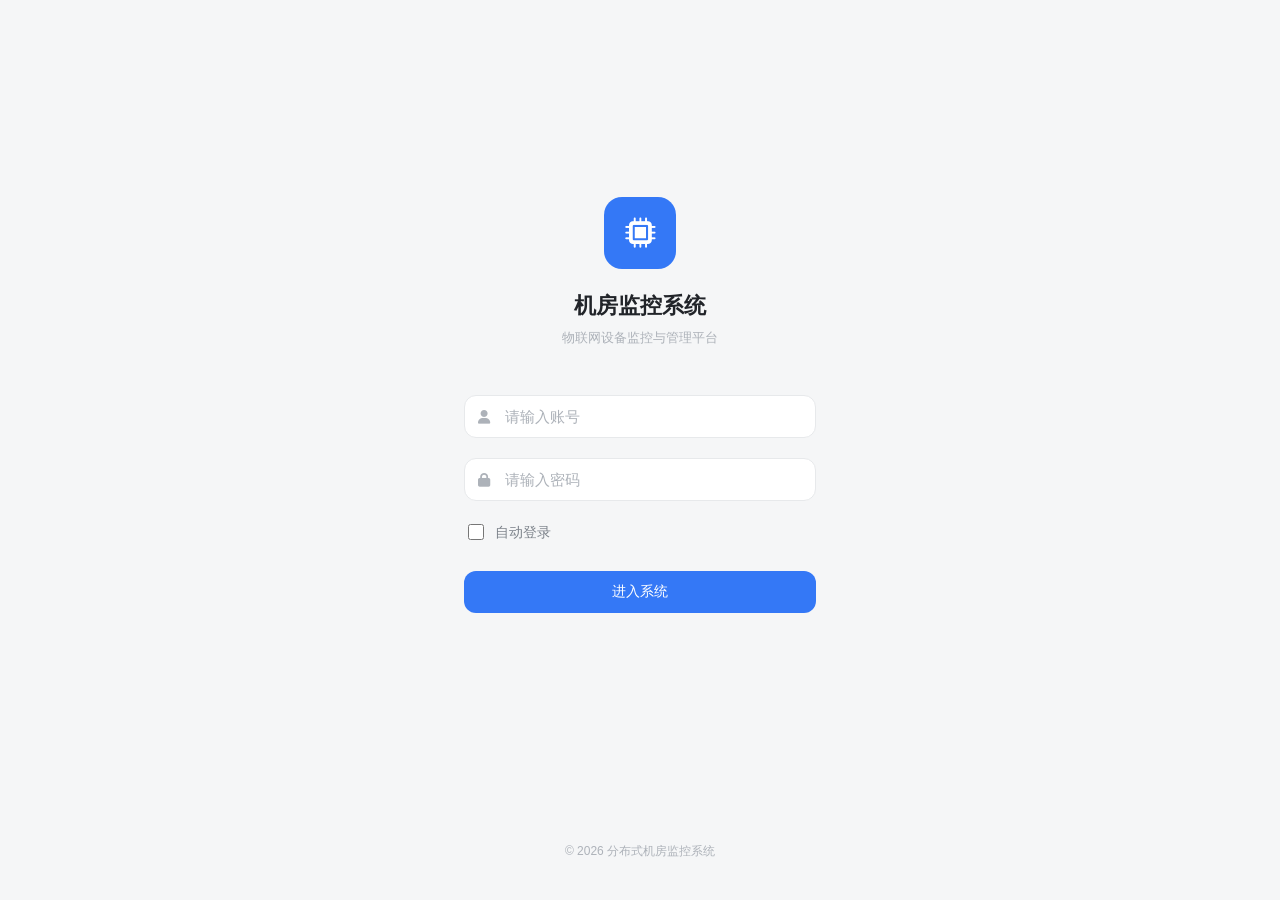
<file: app/src/main/assets/www/login.html>
<!DOCTYPE html>
<html lang="zh-CN">
<head>
    <meta charset="UTF-8">
    <meta name="viewport" content="width=device-width, initial-scale=1.0, maximum-scale=1.0, user-scalable=no">
    <meta name="theme-color" content="#f5f6f7" media="(prefers-color-scheme: light)">
    <meta name="theme-color" content="#111214" media="(prefers-color-scheme: dark)">
    <title>机房监控系统 - 登录</title>
    <link rel="stylesheet" href="css/common.css">
    <link rel="stylesheet" href="https://cdnjs.cloudflare.com/ajax/libs/font-awesome/6.0.0/css/all.min.css">
    <style>
        body { overflow: hidden; }
        .login-wrap {
            min-height: 100vh;
            display: flex; flex-direction: column; align-items: center; justify-content: center;
            padding: 24px; transform: translateY(-5%);
        }
        .login-box { width: 100%; max-width: 22rem; }
        .login-logo {
            width: 72px; height: 72px; border-radius: 18px; margin-bottom: 20px;
            background: var(--accent); color: var(--on-accent);
            display: flex; align-items: center; justify-content: center; font-size: 30px;
        }
        .login-title { font-size: 22px; font-weight: 600; }
        .login-sub { font-size: 13px; color: var(--text-3); margin-top: 6px; }
        .login-footer {
            position: absolute; bottom: 40px; left: 0; right: 0;
            text-align: center; font-size: 12px; color: var(--text-3);
        }
    </style>
</head>
<body>

    <div class="login-wrap">
        <div class="login-box">
            <!-- Logo -->
            <div class="flex flex-col items-center mb-12">
                <div class="login-logo"><i class="fas fa-microchip"></i></div>
                <h1 class="login-title">机房监控系统</h1>
                <p class="login-sub">物联网设备监控与管理平台</p>
            </div>

            <!-- Form -->
            <form id="loginForm" class="flex flex-col gap-5">
                <div class="field">
                    <i class="fas fa-user field-icon"></i>
                    <input type="text" id="username" name="username" placeholder="请输入账号" class="input input-icon" autocomplete="username">
                </div>

                <div class="field">
                    <i class="fas fa-lock field-icon"></i>
                    <input type="password" id="password" name="password" placeholder="请输入密码" class="input input-icon" autocomplete="current-password">
                </div>

                <div class="flex items-center">
                    <label class="flex items-center gap-2 cursor-pointer select-none">
                        <input type="checkbox" id="autoLogin" class="checkbox">
                        <span class="text-sm text-sub">自动登录</span>
                    </label>
                </div>

                <button type="submit" class="btn btn-primary btn-block mt-2">进入系统</button>
            </form>
        </div>
    </div>

    <!-- Footer -->
    <div class="login-footer">© 2026 分布式机房监控系统</div>

    <!-- Toast -->
    <div id="toast" class="toast"><i class="fas fa-exclamation-circle"></i> <span id="toastMsg">账号或密码错误！</span></div>

    <script>
        let toastTimeout;
        function showToast(message) {
            const toast = document.getElementById('toast');
            document.getElementById('toastMsg').textContent = message;
            toast.classList.add('show');

            clearTimeout(toastTimeout);
            toastTimeout = setTimeout(() => {
                toast.classList.remove('show');
            }, 2500);
        }

        // 7天免登录检查
        window.addEventListener('DOMContentLoaded', () => {
            const lastLogin = localStorage.getItem('lastLoginTime');
            if (lastLogin) {
                const now = Date.now();
                const sevenDays = 7 * 24 * 60 * 60 * 1000;
                if (now - parseInt(lastLogin) < sevenDays) {
                    window.location.href = 'index.html';
                }
            }
        });

        document.getElementById('loginForm').addEventListener('submit', function(e) {
            e.preventDefault();
            const username = document.getElementById('username').value;
            const password = document.getElementById('password').value;
            const autoLogin = document.getElementById('autoLogin').checked;

            if (username === 'NaHS' && password === '12345678') {
                if (autoLogin) {
                    localStorage.setItem('lastLoginTime', Date.now());
                } else {
                    localStorage.removeItem('lastLoginTime');
                }
                window.location.href = 'index.html';
            } else {
                showToast('账号或密码错误！');
            }
        });
    </script>
</body>
</html>
</file>
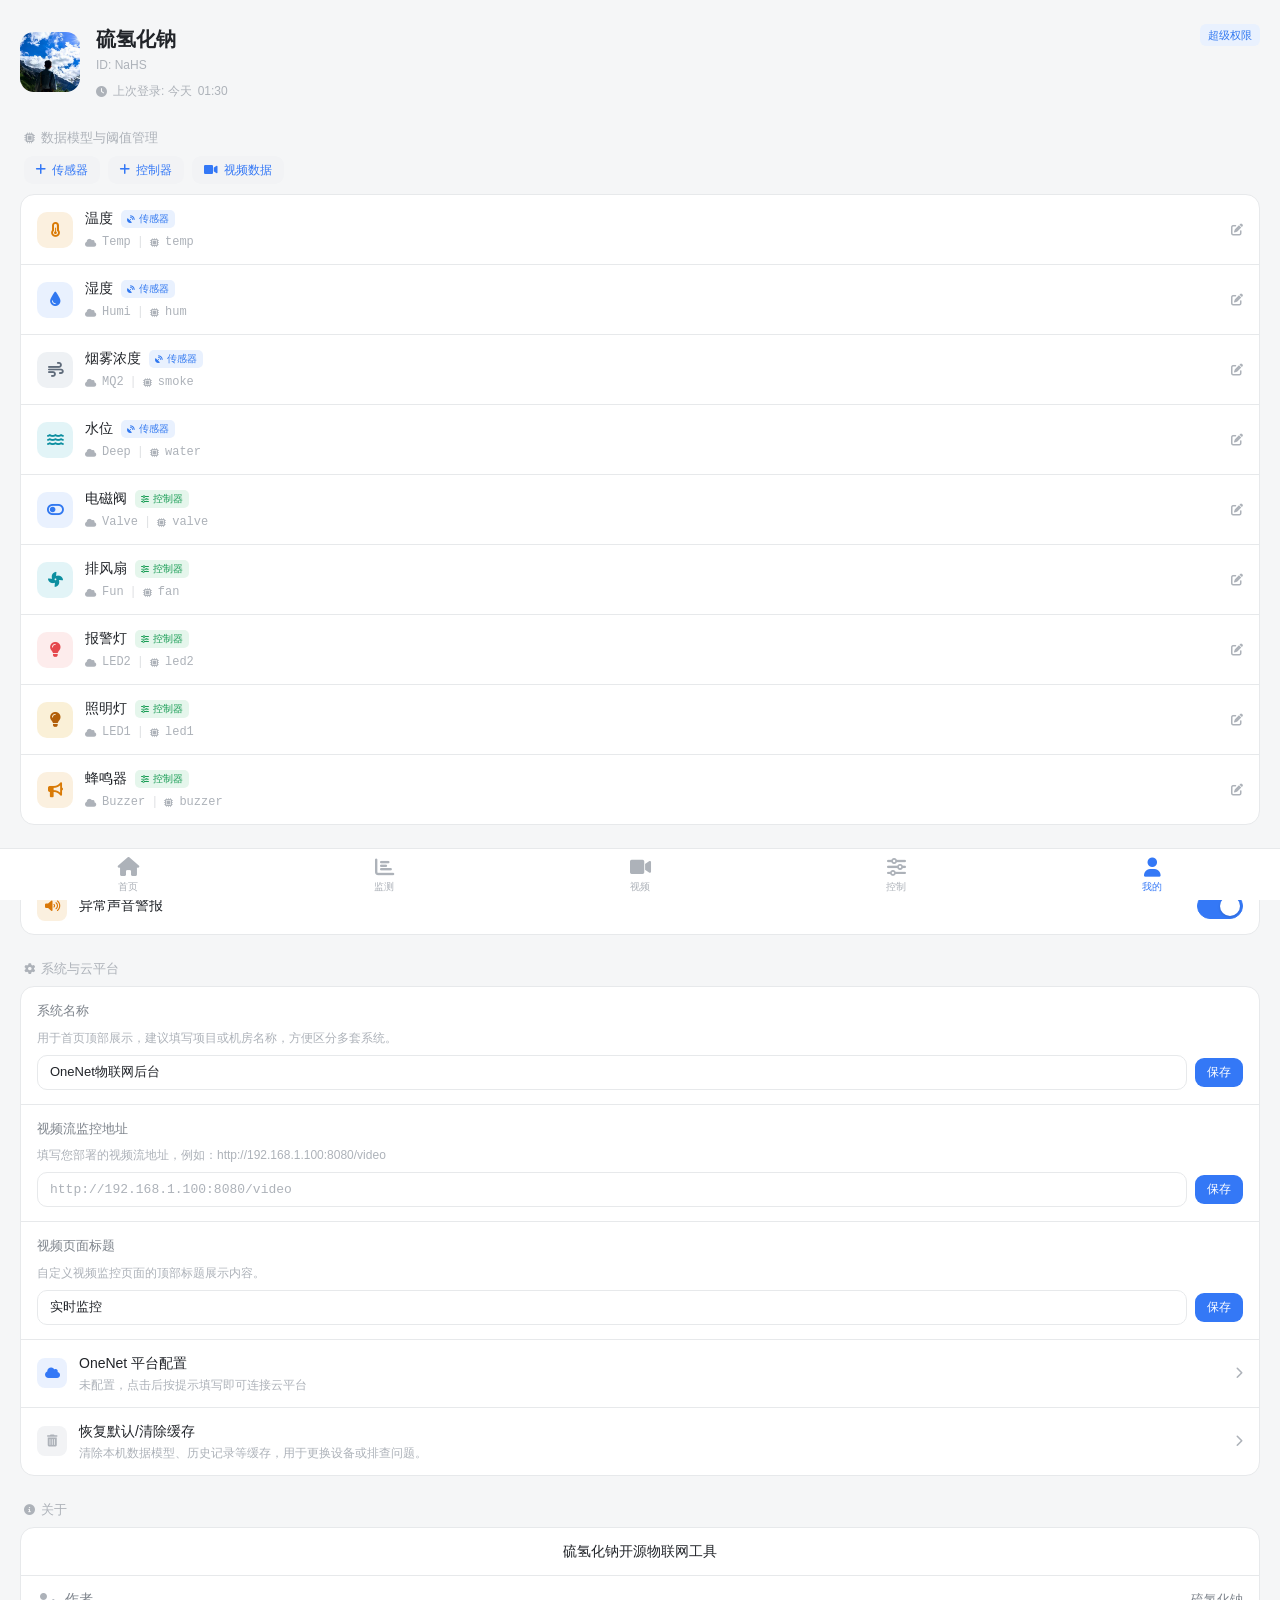
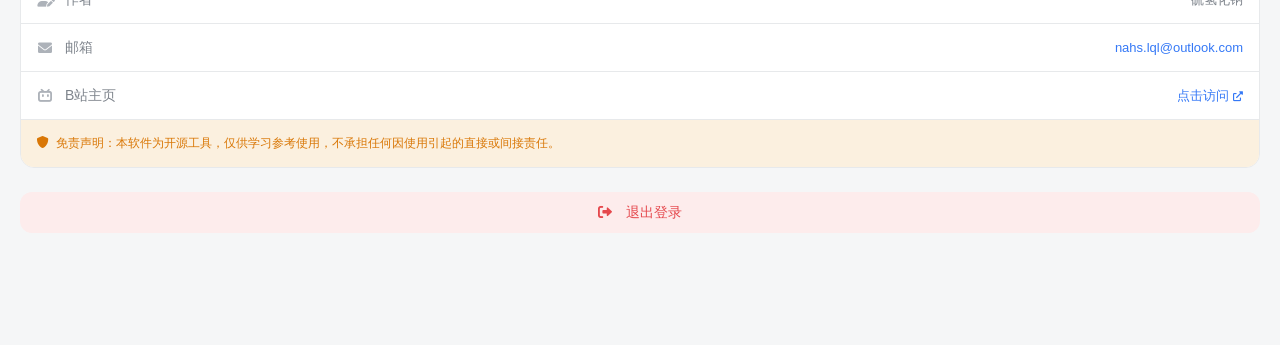
<file: app/src/main/assets/www/settings.html>
<!DOCTYPE html>
<html lang="zh-CN">
<head>
    <meta charset="UTF-8">
    <meta name="viewport" content="width=device-width, initial-scale=1.0, maximum-scale=1.0, user-scalable=no">
    <meta name="theme-color" content="#f5f6f7" media="(prefers-color-scheme: light)">
    <meta name="theme-color" content="#111214" media="(prefers-color-scheme: dark)">
    <title>机房监控系统 - 系统设置</title>
    <link rel="stylesheet" href="css/common.css">
    <link rel="stylesheet" href="https://cdnjs.cloudflare.com/ajax/libs/font-awesome/6.0.0/css/all.min.css">
    <script src="js/config.js"></script>
    <style>
        .avatar {
            width: 60px; height: 60px; border-radius: 14px; overflow: hidden;
            background: var(--card-2); flex-shrink: 0;
        }
        .avatar img { width: 100%; height: 100%; object-fit: cover; display: block; }
        .input-sm { padding: 9px 12px; font-size: 13px; border-radius: 10px; }
        .icon-option {
            display: flex; align-items: center; justify-content: center;
            width: 38px; height: 38px; border-radius: 9px; cursor: pointer;
            color: var(--text-2); font-size: 17px;
        }
        .icon-option.selected {
            background: var(--accent-weak); color: var(--accent);
        }
        .type-badge {
            display: inline-flex; align-items: center; gap: 4px;
            font-size: 10px; padding: 1px 6px; border-radius: 5px; line-height: 16px;
        }
    </style>
</head>
<body class="pb-nav">
    <!-- Header/Profile -->
    <header class="page-header">
        <div class="flex items-center gap-4">
            <div class="avatar">
                <img src="img/avatar.jpg" onerror="this.src='data:image/svg+xml;utf8,<svg xmlns=\'http://www.w3.org/2000/svg\' width=\'100%\' height=\'100%\'><rect width=\'100%\' height=\'100%\' fill=\'%23f3f4f6\'/><text x=\'50%\' y=\'50%\' font-family=\'sans-serif\' font-size=\'12px\' fill=\'%239ca3af\' text-anchor=\'middle\' dy=\'.3em\'>头像未找到</text></svg>'" alt="Admin">
            </div>
            <div class="flex-1">
                <div class="flex justify-between items-start">
                    <div>
                        <h1 class="text-xl font-semibold">硫氢化钠</h1>
                        <p class="text-tip text-xs mt-0.5">ID: NaHS</p>
                    </div>
                    <span class="tag chip-blue">超级权限</span>
                </div>
                <p class="text-tip text-xs mt-2 flex items-center gap-1.5">
                    <i class="fas fa-clock" style="font-size: 11px;"></i> 上次登录: 今天 <span id="loginTime">08:50</span>
                </p>
            </div>
        </div>
    </header>

    <main class="px-5 mt-5 flex flex-col gap-6">

        <!-- Dynamic Sensor & Device Management -->
        <section>
            <div class="mb-2.5 px-1">
                <h3 class="list-title flex items-center gap-1.5" style="padding: 0;">
                    <i class="fas fa-microchip" style="font-size: 11px;"></i> 数据模型与阈值管理
                </h3>
                <div class="flex gap-2 mt-2">
                    <button onclick="openDeviceModal('sensor')" class="btn btn-ghost btn-sm text-accent"><i class="fas fa-plus"></i> 传感器</button>
                    <button onclick="openDeviceModal('control')" class="btn btn-ghost btn-sm text-accent"><i class="fas fa-plus"></i> 控制器</button>
                    <button onclick="openDeviceModal('videoData')" class="btn btn-ghost btn-sm text-accent"><i class="fas fa-video"></i> 视频数据</button>
                </div>
            </div>
            <div class="list" id="deviceListContainer">
                <div id="deviceList">
                    <!-- JS Dynamically injected -->
                </div>
            </div>
        </section>

        <!-- Notification Settings -->
        <section>
            <h3 class="list-title flex items-center gap-1.5"><i class="fas fa-bell" style="font-size: 11px;"></i> 警报与通知</h3>
            <div class="list">
                <div class="cell">
                    <div class="flex items-center gap-3 flex-1">
                        <div class="tile tile-sm" style="background: var(--warn-bg); color: var(--warn);">
                            <i class="fas fa-volume-up text-xs"></i>
                        </div>
                        <div class="text-sm">异常声音警报</div>
                    </div>
                    <label class="switch">
                        <input type="checkbox" name="toggle-sound" id="toggle-sound" checked>
                        <span class="slider"></span>
                    </label>
                </div>
            </div>
        </section>

        <!-- System & Cloud Platform -->
        <section>
            <h3 class="list-title flex items-center gap-1.5"><i class="fas fa-cog" style="font-size: 11px;"></i> 系统与云平台</h3>
            <div class="list">
                <div class="cell-form">
                    <label class="form-label" style="margin: 0;">系统名称</label>
                    <p class="text-xs text-tip">用于首页顶部展示，建议填写项目或机房名称，方便区分多套系统。</p>
                    <div class="flex items-center gap-2">
                        <input type="text" id="dashboardTitleInput" placeholder="OneNet物联网后台" class="input input-sm flex-1">
                        <button onclick="saveDashboardTitle()" class="btn btn-primary btn-sm">保存</button>
                    </div>
                </div>

                <div class="cell-form">
                    <label class="form-label" style="margin: 0;">视频流监控地址</label>
                    <p class="text-xs text-tip">填写您部署的视频流地址，例如：http://192.168.1.100:8080/video</p>
                    <div class="flex items-center gap-2">
                        <input type="url" id="videoUrlInput" placeholder="http://192.168.1.100:8080/video" class="input input-sm flex-1 mono">
                        <button onclick="saveVideoUrl()" class="btn btn-primary btn-sm">保存</button>
                    </div>
                </div>
                <div class="cell-form">
                    <label class="form-label" style="margin: 0;">视频页面标题</label>
                    <p class="text-xs text-tip">自定义视频监控页面的顶部标题展示内容。</p>
                    <div class="flex items-center gap-2">
                        <input type="text" id="videoTitleInput" placeholder="实时监控" class="input input-sm flex-1">
                        <button onclick="saveVideoTitle()" class="btn btn-primary btn-sm">保存</button>
                    </div>
                </div>
                <div class="cell cursor-pointer" onclick="openOneNetConfigModal()">
                    <div class="tile tile-sm" style="background: var(--accent-weak); color: var(--accent);">
                        <i class="fas fa-cloud text-xs"></i>
                    </div>
                    <div class="cell-label">
                        <span class="block text-sm">OneNet 平台配置</span>
                        <span id="onenetStatusText" class="block text-xs text-tip mt-0.5">未配置，点击后按提示填写即可连接云平台</span>
                    </div>
                    <i class="fas fa-chevron-right chevron"></i>
                </div>
                <div class="cell cursor-pointer" onclick="clearCache()">
                    <div class="tile tile-sm bg-muted text-tip">
                        <i class="fas fa-trash-alt text-xs"></i>
                    </div>
                    <div class="cell-label">
                        <span class="block text-sm">恢复默认/清除缓存</span>
                        <span class="block text-xs text-tip mt-0.5">清除本机数据模型、历史记录等缓存，用于更换设备或排查问题。</span>
                    </div>
                    <i class="fas fa-chevron-right chevron"></i>
                </div>
            </div>
        </section>

        <!-- Author Info -->
        <section>
            <h3 class="list-title flex items-center gap-1.5"><i class="fas fa-info-circle" style="font-size: 11px;"></i> 关于</h3>
            <div class="list">
                <div class="cell">
                    <div class="cell-label text-sm font-medium text-center">硫氢化钠开源物联网工具</div>
                </div>
                <div class="cell">
                    <i class="fas fa-user-edit text-tip w-4 text-center text-sm"></i>
                    <div class="cell-label text-sm text-sub">作者</div>
                    <span class="cell-value">硫氢化钠</span>
                </div>
                <a href="mailto:nahs.lql@outlook.com" class="cell">
                    <i class="fas fa-envelope text-tip w-4 text-center text-sm"></i>
                    <div class="cell-label text-sm text-sub">邮箱</div>
                    <span class="cell-value text-accent">nahs.lql@outlook.com</span>
                </a>
                <a href="https://space.bilibili.com/549713964?spm_id_from=333.1007.0.0" target="_blank" class="cell">
                    <i class="fab fa-bilibili text-tip w-4 text-center text-sm"></i>
                    <div class="cell-label text-sm text-sub">B站主页</div>
                    <div class="cell-value text-accent flex items-center gap-1">
                        点击访问 <i class="fas fa-external-link-alt" style="font-size: 10px;"></i>
                    </div>
                </a>
                <div class="cell" style="background: var(--warn-bg);">
                    <p class="text-xs" style="color: var(--warn); line-height: 1.7;">
                        <i class="fas fa-shield-alt mr-1"></i>
                        免责声明：本软件为开源工具，仅供学习参考使用，不承担任何因使用引起的直接或间接责任。
                    </p>
                </div>
            </div>
        </section>

        <button onclick="logout()" class="btn btn-danger btn-block mb-8">
            <i class="fas fa-sign-out-alt mr-2"></i> 退出登录
        </button>
    </main>

    <!-- Bottom Navigation -->
    <nav class="bottom-nav">
        <a href="index.html" class="nav-item">
            <i class="fas fa-home"></i>
            <span>首页</span>
        </a>
        <a href="monitoring.html" class="nav-item">
            <i class="fas fa-chart-bar"></i>
            <span>监测</span>
        </a>
        <a href="video.html" class="nav-item">
            <i class="fas fa-video"></i>
            <span>视频</span>
        </a>
        <a href="control.html" class="nav-item">
            <i class="fas fa-sliders-h"></i>
            <span>控制</span>
        </a>
        <a href="settings.html" class="nav-item active">
            <i class="fas fa-user"></i>
            <span>我的</span>
        </a>
    </nav>

    <!-- Device Modal -->
    <div id="deviceModal" class="modal-mask hidden">
        <div class="modal-card relative z-10" style="width: 90%; max-width: 340px; max-height: 85vh;" onclick="event.stopPropagation()">
            <div class="modal-header" style="justify-content: space-between;">
                <div>
                    <h3 id="dmTitle" class="modal-title">添加设备</h3>
                    <p id="dmSubtitle" class="modal-sub">自定义数据模型与标识符</p>
                </div>
                <button id="dmDeleteBtn" class="hidden tile tile-sm" style="background: var(--danger-bg); color: var(--danger);" onclick="deleteCurrentDevice()">
                    <i class="fas fa-trash-alt text-xs"></i>
                </button>
            </div>

            <div class="modal-scroll p-5 flex flex-col gap-4">
                <input type="hidden" id="dmType">
                <input type="hidden" id="dmOriginalId">

                <div>
                    <label class="form-label">内部ID (唯一英文字母，如 co2)</label>
                    <input type="text" id="dmId" class="input input-sm mono">
                </div>
                <div>
                    <label class="form-label">显示名称 (如 二氧化碳)</label>
                    <input type="text" id="dmName" class="input input-sm">
                </div>
                <div>
                    <label class="form-label">OneNet 云端标识符 (如 co2_value)</label>
                    <input type="text" id="dmCloudKey" class="input input-sm mono">
                </div>

                <div>
                    <label class="form-label flex justify-between items-center">
                        <span>选择图标</span>
                        <span id="dmSelectedIconPreview" class="text-accent"><i class="fas fa-microchip"></i></span>
                    </label>
                    <input type="hidden" id="dmIcon" value="fa-microchip">
                    <div id="dmIconPicker" class="grid grid-cols-6 gap-1.5 p-2.5 border rounded-lg bg-muted" style="max-height: 128px; overflow-y: auto; border-color: var(--border);">
                        <!-- JS Dynamically injected -->
                    </div>
                </div>

                <div>
                    <label class="form-label">主题颜色</label>
                    <div class="relative" id="dmColorSelectWrap">
                        <input type="hidden" id="dmColor" value="blue">
                        <div class="input input-sm flex items-center justify-between cursor-pointer" onclick="toggleCustomDropdown('dmColorDropdown')">
                            <span id="dmColorText">蓝色 (Blue)</span>
                            <i class="fas fa-chevron-down text-tip" style="font-size: 10px;" id="dmColorIcon"></i>
                        </div>
                        <div id="dmColorDropdown" class="menu-pop hidden">
                            <div style="max-height: 192px; overflow-y: auto;">
                                <div class="menu-item" onclick="selectCustomDropdown('dmColor', 'blue', '蓝色 (Blue)', 'dmColorDropdown')">蓝色 (Blue)</div>
                                <div class="menu-item" onclick="selectCustomDropdown('dmColor', 'orange', '橙色 (Orange)', 'dmColorDropdown')">橙色 (Orange)</div>
                                <div class="menu-item" onclick="selectCustomDropdown('dmColor', 'red', '红色 (Red)', 'dmColorDropdown')">红色 (Red)</div>
                                <div class="menu-item" onclick="selectCustomDropdown('dmColor', 'green', '绿色 (Green)', 'dmColorDropdown')">绿色 (Green)</div>
                                <div class="menu-item" onclick="selectCustomDropdown('dmColor', 'slate', '灰色 (Slate)', 'dmColorDropdown')">灰色 (Slate)</div>
                                <div class="menu-item" onclick="selectCustomDropdown('dmColor', 'cyan', '青色 (Cyan)', 'dmColorDropdown')">青色 (Cyan)</div>
                                <div class="menu-item" onclick="selectCustomDropdown('dmColor', 'yellow', '黄色 (Yellow)', 'dmColorDropdown')">黄色 (Yellow)</div>
                            </div>
                        </div>
                    </div>
                </div>

                <div class="grid grid-cols-2 gap-3">
                    <div class="relative">
                        <label class="form-label">数据类型</label>
                        <div class="relative" id="dmDataTypeSelectWrap">
                            <input type="hidden" id="dmDataType" value="int32">
                            <div class="input input-sm flex items-center justify-between cursor-pointer" onclick="toggleCustomDropdown('dmDataTypeDropdown')">
                                <span id="dmDataTypeText">整数 (int32)</span>
                                <i class="fas fa-chevron-down text-tip" style="font-size: 10px;" id="dmDataTypeIcon"></i>
                            </div>
                            <div id="dmDataTypeDropdown" class="menu-pop hidden">
                                <div style="max-height: 192px; overflow-y: auto;">
                                    <div class="menu-item" onclick="selectCustomDropdown('dmDataType', 'int32', '整数 (int32)', 'dmDataTypeDropdown'); toggleStepInput();">整数 (int32)</div>
                                    <div class="menu-item" onclick="selectCustomDropdown('dmDataType', 'float', '浮点数 (float)', 'dmDataTypeDropdown'); toggleStepInput();">浮点数 (float)</div>
                                    <div class="menu-item" onclick="selectCustomDropdown('dmDataType', 'double', '双精度 (double)', 'dmDataTypeDropdown'); toggleStepInput();">双精度 (double)</div>
                                    <div class="menu-item" onclick="selectCustomDropdown('dmDataType', 'bool', '布尔 (bool)', 'dmDataTypeDropdown'); toggleStepInput();">布尔 (bool)</div>
                                    <div class="menu-item" onclick="selectCustomDropdown('dmDataType', 'string', '字符串 (string)', 'dmDataTypeDropdown'); toggleStepInput();">字符串 (string)</div>
                                </div>
                            </div>
                        </div>
                    </div>
                    <div>
                        <label class="form-label">步长</label>
                        <input type="number" step="any" id="dmStep" placeholder="1" class="input input-sm">
                    </div>
                </div>

                <div id="dmSensorFields" class="hidden flex flex-col gap-4 border-t pt-4" style="border-color: var(--border);">
                    <div>
                        <label class="form-label">单位 (如 ppm, ℃, %)</label>
                        <input type="text" id="dmUnit" class="input input-sm">
                    </div>
                    <div class="grid grid-cols-2 gap-3">
                        <div>
                            <label class="form-label text-accent">下限阈值</label>
                            <input type="number" id="dmMin" class="input input-sm">
                        </div>
                        <div>
                            <label class="form-label text-danger">上限阈值</label>
                            <input type="number" id="dmMax" class="input input-sm">
                        </div>
                    </div>
                </div>
            </div>

            <div class="modal-footer" style="border-top: 1px solid var(--border);">
                <button onclick="closeDeviceModal()" class="btn btn-ghost">取消</button>
                <button onclick="saveDeviceModal()" class="btn btn-primary">保存</button>
            </div>
        </div>
    </div>

    <!-- OneNet Config Modal -->
    <div class="modal-mask hidden" id="onenetModal">
        <div class="modal-card relative z-10" style="width: 90%; max-width: 340px;">
            <div class="modal-header" style="flex-direction: column; align-items: flex-start; gap: 4px;">
                <h3 class="modal-title">OneNet 平台配置</h3>
                <p class="modal-sub" style="line-height: 1.5;">在 OneNet 控制台创建产品与设备后，将以下信息完整复制到这里即可。</p>
            </div>
            <div class="p-5 flex flex-col gap-4">
                <div>
                    <label class="form-label">产品 ID (Product ID)</label>
                    <p class="text-xs text-tip mb-1.5">来自 OneNet 控制台“产品管理”页面，例如：abc123。</p>
                    <input type="text" id="configProductId" placeholder="例如：abc123" class="input input-sm">
                </div>
                <div>
                    <label class="form-label">设备名称 (Device Name)</label>
                    <p class="text-xs text-tip mb-1.5">来自该产品下的“设备列表”，需要与云端设备名称保持一致。</p>
                    <input type="text" id="configDeviceName" placeholder="例如：机房网关001" class="input input-sm">
                </div>
                <div>
                    <label class="form-label">鉴权 Token (Authorization)</label>
                    <p class="text-xs text-tip mb-1.5">在设备详情页生成或复制完整 Token，包含签名与有效期信息。</p>
                    <textarea id="configToken" rows="3" placeholder="粘贴从 OneNet 控制台复制的完整鉴权 Token" class="input input-sm mono break-all"></textarea>
                </div>
            </div>
            <div class="modal-footer">
                <button onclick="closeOneNetConfigModal()" class="btn btn-ghost">取消</button>
                <button onclick="saveOneNetConfigModal()" class="btn btn-primary">保存并重启</button>
            </div>
        </div>
    </div>

    <!-- Custom Confirm Modal -->
    <div id="confirmModal" class="modal-mask hidden">
        <div class="modal-card" id="confirmModalContent">
            <div class="modal-body">
                <h3 class="modal-title mb-2" id="confirmTitle">确认操作</h3>
                <p class="text-sm text-sub" id="confirmMessage">确定要执行此操作吗？</p>
            </div>
            <div class="modal-footer">
                <button onclick="closeConfirmModal()" class="btn btn-ghost">取消</button>
                <button id="confirmExecuteBtn" class="btn btn-primary">确定</button>
            </div>
        </div>
    </div>

    <!-- Toast -->
    <div id="toast" class="toast">
        <i class="fas fa-check-circle text-ok"></i> <span id="toastMsg">操作成功</span>
    </div>

    <script>
        let currentModel = getDataModel();

        let confirmAction = null;

        // Custom Dropdown Logic
        function toggleCustomDropdown(dropdownId) {
            const dropdown = document.getElementById(dropdownId);

            // Close all other dropdowns
            document.querySelectorAll('[id$="Dropdown"]').forEach(d => {
                if (d.id !== dropdownId) d.classList.add('hidden');
            });

            dropdown.classList.toggle('hidden');
        }

        function selectCustomDropdown(inputId, value, text, dropdownId) {
            document.getElementById(inputId).value = value;
            document.getElementById(inputId + 'Text').innerText = text;
            toggleCustomDropdown(dropdownId);
        }

        // Close dropdowns when clicking outside
        document.addEventListener('click', (e) => {
            if (!e.target.closest('#dmColorSelectWrap') && !e.target.closest('#dmDataTypeSelectWrap')) {
                document.querySelectorAll('[id$="Dropdown"]').forEach(d => d.classList.add('hidden'));
            }
        });

        function showConfirm(title, message, btnText, btnStyle, action) {
            document.getElementById('confirmTitle').innerText = title;
            document.getElementById('confirmMessage').innerText = message;

            const execBtn = document.getElementById('confirmExecuteBtn');
            execBtn.innerText = btnText;
            execBtn.className = `btn ${btnStyle === 'danger' ? '' : 'btn-primary'}`;
            if (btnStyle === 'danger') {
                execBtn.style.background = 'var(--danger)';
                execBtn.style.color = '#fff';
            } else {
                execBtn.style.background = '';
                execBtn.style.color = '';
            }

            confirmAction = action;

            const modal = document.getElementById('confirmModal');
            modal.classList.remove('hidden');
            setTimeout(() => modal.classList.add('show'), 30);
        }

        function closeConfirmModal() {
            const modal = document.getElementById('confirmModal');
            modal.classList.remove('show');
            setTimeout(() => {
                modal.classList.add('hidden');
                confirmAction = null;
            }, 200);
        }

        document.getElementById('confirmExecuteBtn').addEventListener('click', () => {
            if (confirmAction) confirmAction();
            closeConfirmModal();
        });

        function loadSettings() {
            renderDeviceList();
            renderIconPicker();

            let config = JSON.parse(localStorage.getItem('iot_config') || '{}');
            const soundToggle = document.getElementById('toggle-sound');
            if (config.soundAlert !== undefined) soundToggle.checked = config.soundAlert;

            document.getElementById('dashboardTitleInput').value = localStorage.getItem('iot_dashboard_title') || 'OneNet物联网后台';
            document.getElementById('videoUrlInput').value = config.videoUrl || '';
            document.getElementById('videoTitleInput').value = localStorage.getItem('iot_video_title') || '实时监控';

            const onenetConfig = JSON.parse(localStorage.getItem('iot_onenet_config') || 'null');
            const statusEl = document.getElementById('onenetStatusText');
            if (statusEl) {
                if (onenetConfig && onenetConfig.productId && onenetConfig.deviceName) {
                    statusEl.innerText = `已绑定 ${onenetConfig.productId} / ${onenetConfig.deviceName}`;
                    statusEl.classList.remove('text-tip');
                    statusEl.classList.add('text-ok');
                } else {
                    statusEl.innerText = '未配置，点击后按提示填写即可连接云平台';
                    statusEl.classList.remove('text-ok');
                    statusEl.classList.add('text-tip');
                }
            }

            const now = new Date();
            document.getElementById('loginTime').innerText = `${now.getHours().toString().padStart(2,'0')}:${now.getMinutes().toString().padStart(2,'0')}`;
        }

        function saveDashboardTitle() {
            const input = document.getElementById('dashboardTitleInput');
            const newTitle = input.value.trim();
            if (newTitle) {
                localStorage.setItem('iot_dashboard_title', newTitle);
                showToast('标题已保存，返回首页即可查看');
            } else {
                localStorage.removeItem('iot_dashboard_title');
                showToast('已恢复默认标题');
                input.value = 'OneNet物联网后台';
            }
        }

        function saveVideoUrl() {
            const input = document.getElementById('videoUrlInput');
            const url = input.value.trim();
            let config = JSON.parse(localStorage.getItem('iot_config') || '{}');
            config.videoUrl = url;
            localStorage.setItem('iot_config', JSON.stringify(config));
            showToast('已保存视频流地址');
        }

        function saveVideoTitle() {
            const input = document.getElementById('videoTitleInput');
            const newTitle = input.value.trim();
            if (newTitle) {
                localStorage.setItem('iot_video_title', newTitle);
                showToast('视频标题已保存');
            } else {
                localStorage.removeItem('iot_video_title');
                showToast('已恢复默认标题');
                input.value = '实时监控';
            }
        }

        document.getElementById('toggle-sound').addEventListener('change', function() {
            let config = JSON.parse(localStorage.getItem('iot_config') || '{}');
            config.soundAlert = this.checked;
            localStorage.setItem('iot_config', JSON.stringify(config));
            showToast(this.checked ? '警报音已开启' : '警报音已关闭');
        });

        function renderIconPicker() {
            const picker = document.getElementById('dmIconPicker');
            picker.innerHTML = COMMON_ICONS.map(icon => `
                <div class="icon-option" data-icon="${icon}" onclick="selectIcon('${icon}')">
                    <i class="fas ${icon}"></i>
                </div>
            `).join('');
        }

        function selectIcon(iconClass) {
            document.getElementById('dmIcon').value = iconClass;
            document.getElementById('dmSelectedIconPreview').innerHTML = `<i class="fas ${iconClass}"></i>`;

            document.querySelectorAll('.icon-option').forEach(el => {
                el.classList.toggle('selected', el.dataset.icon === iconClass);
            });
        }

        // --- Device List Rendering ---
        function renderDeviceList() {
            const container = document.getElementById('deviceList');
            container.innerHTML = '';

            if (currentModel.sensors.length === 0 && currentModel.controls.length === 0 && (!currentModel.videoData || currentModel.videoData.length === 0)) {
                container.innerHTML = `
                    <div class="px-5 py-8 text-center">
                        <div class="tile bg-muted text-tip mx-auto mb-3" style="width: 44px; height: 44px; font-size: 18px;">
                            <i class="fas fa-inbox"></i>
                        </div>
                        <p class="text-sm text-tip">暂无数据模型</p>
                        <p class="text-xs text-tip mt-1">点击右上角添加设备或附加数据</p>
                    </div>
                `;
                return;
            }

            const appendItem = (item, type) => {
                let badgeCls, badgeText, typeIcon;
                if (type === 'sensor') {
                    badgeCls = 'chip-blue';
                    badgeText = '传感器';
                    typeIcon = 'fa-satellite-dish';
                } else if (type === 'control') {
                    badgeCls = 'chip-green';
                    badgeText = '控制器';
                    typeIcon = 'fa-sliders-h';
                } else if (type === 'videoData') {
                    badgeCls = 'chip-purple';
                    badgeText = '视频数据';
                    typeIcon = 'fa-video';
                }

                const colors = COLOR_CLASSES[item.color] || COLOR_CLASSES['slate'];

                container.innerHTML += `
                    <div class="cell cursor-pointer" onclick="editDevice('${type}', '${item.id}')">
                        <div class="tile ${colors.bg}">
                            <i class="fas ${item.icon}"></i>
                        </div>
                        <div class="cell-label">
                            <div class="flex items-center gap-2">
                                <h4 class="text-sm font-medium">${item.name}</h4>
                                <span class="type-badge ${badgeCls}"><i class="fas ${typeIcon}" style="font-size: 8px;"></i>${badgeText}</span>
                            </div>
                            <p class="text-xs text-tip mt-1 mono flex items-center gap-1.5">
                                <i class="fas fa-cloud" style="font-size: 9px;"></i> ${item.cloudKey}
                                <span style="opacity: .4;">|</span>
                                <i class="fas fa-microchip" style="font-size: 9px;"></i> ${item.id}
                            </p>
                        </div>
                        <i class="fas fa-edit chevron"></i>
                    </div>
                `;
            };

            currentModel.sensors.forEach(s => appendItem(s, 'sensor'));
            currentModel.controls.forEach(c => appendItem(c, 'control'));
            if (currentModel.videoData) {
                currentModel.videoData.forEach(v => appendItem(v, 'videoData'));
            }
        }

        // --- Device Modal ---
        function openDeviceModal(type) {
            document.getElementById('dmType').value = type;
            document.getElementById('dmOriginalId').value = '';
            document.getElementById('dmTitle').innerText = type === 'sensor' ? '添加传感器' : type === 'control' ? '添加控制器' : '添加视频附加数据';
            document.getElementById('dmDeleteBtn').classList.add('hidden');

            // Reset fields
            document.getElementById('dmId').value = '';
            document.getElementById('dmId').disabled = false;
            document.getElementById('dmName').value = '';
            document.getElementById('dmCloudKey').value = '';

            // Reset custom dropdowns
            selectCustomDropdown('dmColor', 'blue', '蓝色 (Blue)', 'dmColorDropdown');
            selectCustomDropdown('dmDataType', type === 'sensor' || type === 'videoData' ? 'float' : 'bool', type === 'sensor' || type === 'videoData' ? '浮点数 (float)' : '布尔 (bool)', 'dmDataTypeDropdown');

            selectIcon(type === 'sensor' ? 'fa-microchip' : type === 'control' ? 'fa-plug' : 'fa-users');

            document.getElementById('dmStep').value = '1';

            if (type === 'sensor' || type === 'videoData') {
                document.getElementById('dmSensorFields').classList.remove('hidden');
                document.getElementById('dmUnit').value = '';
                document.getElementById('dmMin').value = '0';
                document.getElementById('dmMax').value = '100';
            } else {
                document.getElementById('dmSensorFields').classList.add('hidden');
            }

            toggleStepInput();
            showModal('deviceModal');
        }

        function editDevice(type, id) {
            const list = type === 'sensor' ? currentModel.sensors : type === 'control' ? currentModel.controls : (currentModel.videoData || []);
            const device = list.find(d => d.id === id);
            if (!device) return;

            document.getElementById('dmType').value = type;
            document.getElementById('dmOriginalId').value = id;
            document.getElementById('dmTitle').innerText = '编辑设备';
            document.getElementById('dmDeleteBtn').classList.remove('hidden');

            document.getElementById('dmId').value = device.id;
            document.getElementById('dmId').disabled = true; // Prevent changing ID of existing
            document.getElementById('dmName').value = device.name;
            document.getElementById('dmCloudKey').value = device.cloudKey;
            document.getElementById('dmIcon').value = device.icon;

            // Set custom dropdowns
            const colorOptions = { 'blue': '蓝色 (Blue)', 'orange': '橙色 (Orange)', 'red': '红色 (Red)', 'green': '绿色 (Green)', 'slate': '灰色 (Slate)', 'cyan': '青色 (Cyan)', 'yellow': '黄色 (Yellow)' };
            selectCustomDropdown('dmColor', device.color || 'blue', colorOptions[device.color || 'blue'] || '蓝色 (Blue)', 'dmColorDropdown');

            const typeOptions = { 'int32': '整数 (int32)', 'float': '浮点数 (float)', 'double': '双精度 (double)', 'bool': '布尔 (bool)', 'string': '字符串 (string)' };
            const dt = device.dataType || (type === 'sensor' || type === 'videoData' ? 'float' : 'bool');
            selectCustomDropdown('dmDataType', dt, typeOptions[dt] || '浮点数 (float)', 'dmDataTypeDropdown');

            selectIcon(device.icon || (type === 'sensor' ? 'fa-microchip' : type === 'control' ? 'fa-plug' : 'fa-users'));

            document.getElementById('dmStep').value = device.step || '1';

            if (type === 'sensor' || type === 'videoData') {
                document.getElementById('dmSensorFields').classList.remove('hidden');
                document.getElementById('dmUnit').value = device.unit || '';
                document.getElementById('dmMin').value = device.min !== undefined ? device.min : 0;
                document.getElementById('dmMax').value = device.max !== undefined ? device.max : 100;
            } else {
                document.getElementById('dmSensorFields').classList.add('hidden');
            }

            toggleStepInput();
            showModal('deviceModal');
        }

        function toggleStepInput() {
            const type = document.getElementById('dmDataType').value;
            const stepInput = document.getElementById('dmStep');
            if (type === 'int32' || type === 'float' || type === 'double') {
                stepInput.disabled = false;
                stepInput.style.opacity = '';
            } else {
                stepInput.disabled = true;
                stepInput.value = '';
                stepInput.style.opacity = '0.5';
            }
        }

        function saveDeviceModal() {
            const type = document.getElementById('dmType').value;
            const originalId = document.getElementById('dmOriginalId').value;
            const id = document.getElementById('dmId').value.trim();

            if (!id || !/^[a-zA-Z0-9_]+$/.test(id)) {
                showToast('内部ID必须为英文字母、数字或下划线');
                return;
            }

            const device = {
                id: id,
                name: document.getElementById('dmName').value.trim() || '未命名',
                cloudKey: document.getElementById('dmCloudKey').value.trim() || id,
                icon: document.getElementById('dmIcon').value.trim() || (type === 'sensor' ? 'fa-microchip' : 'fa-plug'),
                color: document.getElementById('dmColor').value,
                dataType: document.getElementById('dmDataType').value,
                step: parseFloat(document.getElementById('dmStep').value) || 1
            };

            if (type === 'sensor' || type === 'videoData') {
                device.unit = document.getElementById('dmUnit').value.trim();
                device.min = parseFloat(document.getElementById('dmMin').value) || 0;
                device.max = parseFloat(document.getElementById('dmMax').value) || 100;
            }

            const list = type === 'sensor' ? currentModel.sensors : type === 'control' ? currentModel.controls : (currentModel.videoData = currentModel.videoData || []);

            if (originalId) {
                const idx = list.findIndex(d => d.id === originalId);
                if (idx !== -1) list[idx] = device;
            } else {
                if (currentModel.sensors.find(d => d.id === id) ||
                    currentModel.controls.find(d => d.id === id) ||
                    (currentModel.videoData && currentModel.videoData.find(d => d.id === id))) {
                    showToast('ID已存在，请使用其他ID');
                    return;
                }
                list.push(device);
            }

            saveDataModel(currentModel);
            localStorage.removeItem('iot_latest_data'); // 清除缓存强制拉取最新配置数据
            renderDeviceList();
            closeDeviceModal();
            showToast('设备已保存');
        }

        function deleteCurrentDevice() {
            showConfirm(
                '删除设备',
                '确定要删除此设备吗？相关的UI卡片和历史数据将不再显示。',
                '确认删除',
                'danger',
                () => {
                    const type = document.getElementById('dmType').value;
                    const id = document.getElementById('dmOriginalId').value;
                    const list = type === 'sensor' ? currentModel.sensors : type === 'control' ? currentModel.controls : (currentModel.videoData || []);

                    const idx = list.findIndex(d => d.id === id);
                    if (idx !== -1) {
                        list.splice(idx, 1);
                        saveDataModel(currentModel);
                        localStorage.removeItem('iot_latest_data'); // 清除缓存强制拉取最新配置数据
                        renderDeviceList();
                    }
                    closeDeviceModal();
                    showToast('设备已删除');
                }
            );
        }

        function closeDeviceModal() { hideModal('deviceModal'); }

        // --- OneNet Modal ---
        function openOneNetConfigModal() {
            const userConfig = JSON.parse(localStorage.getItem('iot_onenet_config') || 'null');
            if (userConfig) {
                document.getElementById('configProductId').value = userConfig.productId || '';
                document.getElementById('configDeviceName').value = userConfig.deviceName || '';
                document.getElementById('configToken').value = userConfig.token || '';
            }
            showModal('onenetModal');
        }

        function closeOneNetConfigModal() { hideModal('onenetModal'); }

        function saveOneNetConfigModal() {
            const productId = document.getElementById('configProductId').value.trim();
            const deviceName = document.getElementById('configDeviceName').value.trim();
            const token = document.getElementById('configToken').value.trim();

            if (!productId || !deviceName || !token) { showToast('请填写完整的产品ID、设备名称和Token'); return; }

            localStorage.setItem('iot_onenet_config', JSON.stringify({ productId, deviceName, token }));
            // 清除旧的设备缓存和报警，避免串台
            localStorage.removeItem('iot_latest_data');
            localStorage.removeItem('iot_history_data');
            localStorage.removeItem('iot_alerts');
            localStorage.removeItem('iot_alarm_states');

            closeOneNetConfigModal();
            showToast('云平台配置已保存，即将重新加载...');
            setTimeout(() => window.location.reload(), 1000);
        }

        // --- Utility ---
        function showModal(modalId) {
            const modal = document.getElementById(modalId);
            modal.classList.remove('hidden');
            setTimeout(() => modal.classList.add('show'), 30);
        }

        function hideModal(modalId) {
            const modal = document.getElementById(modalId);
            modal.classList.remove('show');
            setTimeout(() => {
                modal.classList.add('hidden');
            }, 200);
        }

        function showToast(msg) {
            const toast = document.getElementById('toast');
            document.getElementById('toastMsg').innerText = msg;
            toast.classList.add('show');
            setTimeout(() => {
                toast.classList.remove('show');
            }, 2000);
        }

        function clearCache() {
            showConfirm(
                '清除缓存并重置',
                '确定要清除所有缓存并恢复默认配置吗？这会删除所有的历史数据、警报记录和自定义设置。',
                '确认清除',
                'danger',
                () => {
                    localStorage.clear();
                    showToast('已重置');
                    setTimeout(() => window.location.reload(), 800);
                }
            );
        }

        function logout() {
            showConfirm(
                '退出登录',
                '确定要退出当前账号吗？',
                '退出登录',
                'danger',
                () => {
                    localStorage.removeItem('lastLoginTime');
                    window.location.href = 'login.html';
                }
            );
        }

        window.addEventListener('DOMContentLoaded', loadSettings);
    </script>
</body>
</html>
</file>
<file: app/src/main/assets/www/css/common.css>
/**
 * common.css — 全局公共样式
 * 设计基调：智能家居工具风。浅灰背景 + 白卡片、细边框、克制的单主色，
 * 状态色仅用于表达在线/离线/报警。深色模式跟随系统自动切换。
 */

/* ============ 1. 设计变量 ============ */
:root {
    /* 基础色 */
    --bg: #f5f6f7;
    --card: #ffffff;
    --card-2: #f2f3f5;
    --border: #e7e9eb;
    --text: #212429;
    --text-2: #7d838b;
    --text-3: #adb2b9;

    /* 主题色 */
    --accent: #3478f6;
    --accent-weak: rgba(52, 120, 246, 0.10);
    --on-accent: #ffffff;

    /* 语义状态色 */
    --ok: #199d55;      --ok-bg: #e5f6ec;
    --warn: #d97706;    --warn-bg: #fbf0df;
    --danger: #e5484d;  --danger-bg: #fdecec;

    /* 形状与阴影 */
    --radius: 14px;
    --radius-s: 10px;
    --shadow: 0 1px 2px rgba(0, 0, 0, 0.03);

    /* 传感器色板（浅色） */
    --hue-blue: #3178f0;   --hue-blue-bg: #e9f1fe;
    --hue-orange: #d97a06; --hue-orange-bg: #fbf0df;
    --hue-slate: #5f6b7a;  --hue-slate-bg: #eef1f4;
    --hue-cyan: #0d8fa0;   --hue-cyan-bg: #e2f4f7;
    --hue-teal: #119184;   --hue-teal-bg: #e0f4f2;
    --hue-yellow: #b25e09; --hue-yellow-bg: #faf0d7;
    --hue-red: #e5484d;    --hue-red-bg: #fdecec;
    --hue-green: #199d55;  --hue-green-bg: #e5f6ec;
    --hue-purple: #7a5ad8; --hue-purple-bg: #efeafc;
    --hue-pink: #d84f92;   --hue-pink-bg: #fceaf3;
}

@media (prefers-color-scheme: dark) {
    :root {
        --bg: #111214;
        --card: #1c1e21;
        --card-2: #26292d;
        --border: #2b2e33;
        --text: #e7e9eb;
        --text-2: #9aa0a8;
        --text-3: #6f757e;

        --accent: #5c8ef6;
        --accent-weak: rgba(92, 142, 246, 0.16);

        --ok: #4cc27e;      --ok-bg: #1c3327;
        --warn: #e0a34e;    --warn-bg: #392f1a;
        --danger: #ff7a7d;  --danger-bg: #402224;

        --shadow: none;

        --hue-blue: #7cabff;   --hue-blue-bg: #1d2b45;
        --hue-orange: #efa457; --hue-orange-bg: #3b2d19;
        --hue-slate: #97a3b1;  --hue-slate-bg: #262b33;
        --hue-cyan: #5cc4d6;   --hue-cyan-bg: #13343b;
        --hue-teal: #4ec6b7;   --hue-teal-bg: #123531;
        --hue-yellow: #e3b254; --hue-yellow-bg: #3a2f18;
        --hue-red: #ff7a7d;    --hue-red-bg: #402224;
        --hue-green: #57c98a;  --hue-green-bg: #173323;
        --hue-purple: #ac94f2; --hue-purple-bg: #282144;
        --hue-pink: #f282bd;   --hue-pink-bg: #3b2030;
    }
}

/* ============ 2. 基础 ============ */
*, *::before, *::after { box-sizing: border-box; }

body {
    margin: 0;
    background: var(--bg);
    color: var(--text);
    font-family: -apple-system, BlinkMacSystemFont, "Segoe UI", Roboto, "PingFang SC", "Hiragino Sans GB", "Microsoft YaHei", sans-serif;
    font-size: 15px;
    line-height: 1.5;
    -webkit-font-smoothing: antialiased;
    -webkit-tap-highlight-color: transparent;
}

h1, h2, h3, h4, p { margin: 0; font-weight: inherit; }
a { color: inherit; text-decoration: none; }
button { font-family: inherit; font-size: inherit; border: none; background: none; color: inherit; padding: 0; cursor: pointer; }
input, select, textarea { font-family: inherit; }
img { max-width: 100%; }
ul, ol { margin: 0; padding: 0; list-style: none; }

/* 安全区与页面留白 */
.pb-safe { padding-bottom: env(safe-area-inset-bottom, 20px); }
.h-safe { height: env(safe-area-inset-bottom, 20px); }
.pb-nav { padding-bottom: calc(80px + env(safe-area-inset-bottom, 12px)); }

/* 按压反馈 */
.pressable { transition: transform 0.12s ease, opacity 0.12s ease; }
.pressable:active { transform: scale(0.97); }

/* ============ 3. 顶部 ============ */
.page-header {
    padding: calc(env(safe-area-inset-top, 0px) + 24px) 20px 8px;
}
.header-row { display: flex; align-items: center; justify-content: space-between; }
.header-title { font-size: 22px; font-weight: 600; color: var(--text); line-height: 1.3; letter-spacing: -0.01em; }
.header-sub {
    display: flex; align-items: center; gap: 6px;
    margin-top: 4px; font-size: 12px; color: var(--text-2);
}
.icon-btn {
    width: 38px; height: 38px; border-radius: 50%; flex-shrink: 0;
    background: var(--card); border: 1px solid var(--border);
    color: var(--text-2); display: flex; align-items: center; justify-content: center;
    font-size: 15px; transition: transform 0.12s ease;
}
.icon-btn:active { transform: scale(0.94); }
.icon-btn:disabled { opacity: 0.6; }

/* 等宽（ID / 标识符 / 时间戳） */
.mono { font-family: ui-monospace, SFMono-Regular, Menlo, Consolas, monospace; }

/* ============ 4. 卡片与图标 ============ */
.card {
    background: var(--card);
    border: 1px solid var(--border);
    border-radius: var(--radius);
    box-shadow: var(--shadow);
}

.tile {
    width: 36px; height: 36px; border-radius: var(--radius-s); flex-shrink: 0;
    display: flex; align-items: center; justify-content: center; font-size: 15px;
}
.tile-sm { width: 30px; height: 30px; border-radius: 8px; font-size: 13px; }
.tile-lg { width: 48px; height: 48px; border-radius: 12px; font-size: 20px; }

/* 首页统计卡最小高度 */
.stat-card { min-height: 104px; }

/* 首页报警横幅 */
.banner-danger {
    background: var(--danger-bg); border: 1px solid transparent;
    border-radius: var(--radius);
}

/* 状态小圆点（无光晕） */
.dot {
    width: 8px; height: 8px; border-radius: 50%; flex-shrink: 0;
    background: var(--text-3); display: inline-block;
}
.dot-ok { background: var(--ok); }
.dot-warn { background: var(--warn); }
.dot-alarm { background: var(--danger); }
.dot-off { background: var(--text-3); }

/* 状态徽标（正常 / 过高 / 已开启 等） */
.tag {
    display: inline-flex; align-items: center;
    padding: 2px 8px; border-radius: 6px;
    font-size: 11px; font-weight: 500; line-height: 18px; white-space: nowrap;
}
.tag-ok { color: var(--ok); background: var(--ok-bg); }
.tag-warn { color: var(--warn); background: var(--warn-bg); }
.tag-alarm { color: var(--danger); background: var(--danger-bg); }
.tag-muted { color: var(--text-2); background: var(--card-2); }

/* ============ 5. 色板语义类（供 config.js 的 COLOR_CLASSES 使用） ============ */
.tile-blue { background: var(--hue-blue-bg); color: var(--hue-blue); }
.tile-orange { background: var(--hue-orange-bg); color: var(--hue-orange); }
.tile-slate { background: var(--hue-slate-bg); color: var(--hue-slate); }
.tile-cyan { background: var(--hue-cyan-bg); color: var(--hue-cyan); }
.tile-teal { background: var(--hue-teal-bg); color: var(--hue-teal); }
.tile-yellow { background: var(--hue-yellow-bg); color: var(--hue-yellow); }
.tile-red { background: var(--hue-red-bg); color: var(--hue-red); }
.tile-green { background: var(--hue-green-bg); color: var(--hue-green); }
.tile-purple { background: var(--hue-purple-bg); color: var(--hue-purple); }
.tile-pink { background: var(--hue-pink-bg); color: var(--hue-pink); }

.chip-blue { background: var(--hue-blue-bg); color: var(--hue-blue); }
.chip-orange { background: var(--hue-orange-bg); color: var(--hue-orange); }
.chip-slate { background: var(--hue-slate-bg); color: var(--hue-slate); }
.chip-cyan { background: var(--hue-cyan-bg); color: var(--hue-cyan); }
.chip-teal { background: var(--hue-teal-bg); color: var(--hue-teal); }
.chip-yellow { background: var(--hue-yellow-bg); color: var(--hue-yellow); }
.chip-red { background: var(--hue-red-bg); color: var(--hue-red); }
.chip-green { background: var(--hue-green-bg); color: var(--hue-green); }
.chip-purple { background: var(--hue-purple-bg); color: var(--hue-purple); }
.chip-pink { background: var(--hue-pink-bg); color: var(--hue-pink); }

.c-blue { color: var(--hue-blue); }
.c-orange { color: var(--hue-orange); }
.c-slate { color: var(--hue-slate); }
.c-cyan { color: var(--hue-cyan); }
.c-teal { color: var(--hue-teal); }
.c-yellow { color: var(--hue-yellow); }
.c-red { color: var(--hue-red); }
.c-green { color: var(--hue-green); }
.c-purple { color: var(--hue-purple); }
.c-pink { color: var(--hue-pink); }

.fill-blue { background: var(--hue-blue); }
.fill-orange { background: var(--hue-orange); }
.fill-slate { background: var(--hue-slate); }
.fill-cyan { background: var(--hue-cyan); }
.fill-teal { background: var(--hue-teal); }
.fill-yellow { background: var(--hue-yellow); }
.fill-red { background: var(--hue-red); }
.fill-green { background: var(--hue-green); }
.fill-purple { background: var(--hue-purple); }
.fill-pink { background: var(--hue-pink); }

/* ============ 6. 按钮 ============ */
.btn {
    display: inline-flex; align-items: center; justify-content: center; gap: 6px;
    padding: 11px 16px; border-radius: 12px; white-space: nowrap;
    font-size: 14px; font-weight: 500; line-height: 1.4;
    transition: transform 0.12s ease, opacity 0.12s ease;
}
.btn:active { transform: scale(0.97); }
.btn-primary { background: var(--accent); color: var(--on-accent); }
.btn-ghost { background: var(--card-2); color: var(--text-2); }
.btn-danger { background: var(--danger-bg); color: var(--danger); }
.btn-link { color: var(--accent); padding: 0; }
.btn-block { width: 100%; }
.btn-sm { padding: 6px 12px; border-radius: 9px; font-size: 12px; }

/* ============ 7. 表单 ============ */
.field { position: relative; }
.input {
    width: 100%; padding: 12px 14px;
    background: var(--card); border: 1px solid var(--border); border-radius: 12px;
    font-size: 15px; color: var(--text); outline: none;
    transition: border-color 0.15s ease, box-shadow 0.15s ease;
}
.input::placeholder { color: var(--text-3); }
.input:focus { border-color: var(--accent); box-shadow: 0 0 0 3px var(--accent-weak); }
textarea.input { resize: vertical; }
.input-icon { padding-left: 40px; }
.field-icon {
    position: absolute; left: 14px; top: 50%; transform: translateY(-50%);
    color: var(--text-3); font-size: 14px; pointer-events: none;
}
.form-label { display: block; font-size: 13px; color: var(--text-2); margin-bottom: 6px; }
.checkbox {
    width: 16px; height: 16px; accent-color: var(--accent); cursor: pointer;
}

/* 开关 */
.switch { position: relative; display: inline-block; width: 46px; height: 26px; flex-shrink: 0; }
.switch input { display: none; }
.switch .slider {
    position: absolute; inset: 0;
    background: var(--card-2); border: 1px solid var(--border);
    border-radius: 13px; transition: background 0.2s ease, border-color 0.2s ease;
}
.switch .slider::before {
    content: ''; position: absolute; width: 20px; height: 20px; border-radius: 50%;
    background: #fff; top: 2px; left: 2px; transition: transform 0.2s ease;
    box-shadow: 0 1px 3px rgba(0, 0, 0, 0.15);
}
.switch input:checked + .slider { background: var(--accent); border-color: var(--accent); }
.switch input:checked + .slider::before { transform: translateX(20px); }

/* ============ 8. 分段选项卡 ============ */
.tabs { display: flex; background: var(--card-2); border-radius: 12px; padding: 3px; gap: 2px; }
.tab {
    flex: 1; text-align: center; padding: 8px 4px;
    font-size: 13px; color: var(--text-2); border-radius: 9px;
    white-space: nowrap; overflow: hidden; text-overflow: ellipsis;
    transition: background 0.15s ease, color 0.15s ease;
}
.tab.active {
    background: var(--card); color: var(--text); font-weight: 500;
    box-shadow: 0 1px 3px rgba(0, 0, 0, 0.06);
}

/* ============ 9. 底部导航 ============ */
.bottom-nav {
    position: fixed; left: 0; right: 0; bottom: 0; z-index: 50;
    background: var(--card); border-top: 1px solid var(--border);
    display: flex; justify-content: space-around;
    padding-top: 8px;
    padding-bottom: calc(env(safe-area-inset-bottom, 12px) + 6px);
}
.nav-item {
    display: flex; flex-direction: column; align-items: center; gap: 3px;
    width: 20%; font-size: 10px; color: var(--text-3);
}
.nav-item i { font-size: 19px; }
.nav-item.active { color: var(--accent); }

/* ============ 10. 弹窗 ============ */
.modal-mask {
    position: fixed; inset: 0; z-index: 100;
    display: flex; align-items: center; justify-content: center;
    background: rgba(0, 0, 0, 0.45);
    opacity: 0; transition: opacity 0.2s ease;
}
.modal-mask.hidden { display: none; }
.modal-mask.show { opacity: 1; pointer-events: auto; }
.modal-mask:not(.show) { pointer-events: none; }
.modal-card {
    display: flex; flex-direction: column;
    width: 85%; max-width: 320px; max-height: 82vh;
    background: var(--card); border-radius: 16px;
    transform: scale(0.95); transition: transform 0.2s ease;
}
.modal-header, .modal-footer { flex-shrink: 0; }
.modal-scroll { flex: 1 1 0%; min-height: 0; overflow-y: auto; }
.modal-mask.show .modal-card { transform: scale(1); }
.modal-header {
    display: flex; align-items: center; gap: 12px;
    padding: 20px 20px 12px;
}
.modal-title { font-size: 16px; font-weight: 600; color: var(--text); }
.modal-sub { font-size: 11px; color: var(--text-3); margin-top: 2px; }
.modal-body { padding: 16px 20px; font-size: 14px; color: var(--text-2); line-height: 1.6; }
.modal-footer { display: flex; gap: 10px; padding: 16px 20px 20px; }
.modal-footer .btn { flex: 1; }

/* 下拉菜单（设置页自绘 select） */
.menu-pop {
    position: absolute; z-index: 20; left: 0; right: 0; top: calc(100% + 6px);
    background: var(--card); border: 1px solid var(--border); border-radius: 12px;
    box-shadow: 0 8px 24px rgba(0, 0, 0, 0.12); overflow: hidden;
}
.menu-pop.hidden { display: none; }
.menu-item {
    display: flex; align-items: center; gap: 10px;
    padding: 11px 14px; font-size: 14px; color: var(--text);
}
.menu-item:active { background: var(--card-2); }
.menu-item.selected { color: var(--accent); }

/* ============ 11. Toast ============ */
.toast {
    position: fixed; top: 40px; left: 50%; z-index: 110;
    display: flex; align-items: center; gap: 8px; max-width: 85%;
    background: rgba(28, 29, 31, 0.92); color: #fff;
    padding: 10px 18px; border-radius: 999px; font-size: 13px;
    opacity: 0; transform: translate(-50%, -16px); transition: all 0.25s ease;
    pointer-events: none;
}
.toast.show { opacity: 1; transform: translate(-50%, 0); }

/* ============ 12. 表格 ============ */
.table { width: 100%; border-collapse: collapse; font-size: 13px; }
.table th {
    text-align: left; font-weight: 500; color: var(--text-3);
    padding: 8px 4px; border-bottom: 1px solid var(--border);
}
.table td { padding: 10px 4px; border-bottom: 1px solid var(--border); }
.table tr:last-child td { border-bottom: none; }
.num { font-variant-numeric: tabular-nums; }

/* ============ 13. 设置页分组列表 ============ */
.list-title { font-size: 13px; color: var(--text-3); padding: 0 4px 8px; }
.list {
    background: var(--card); border: 1px solid var(--border);
    border-radius: var(--radius); overflow: hidden;
}
.cell {
    display: flex; align-items: center; gap: 12px;
    padding: 13px 16px; border-bottom: 1px solid var(--border);
    font-size: 14px; color: var(--text);
}
.cell:last-child { border-bottom: none; }
.cell-label { flex: 1; min-width: 0; }
.cell-hint { font-size: 12px; color: var(--text-3); margin-top: 2px; overflow: hidden; text-overflow: ellipsis; white-space: nowrap; }
.cell-value { color: var(--text-2); font-size: 13px; flex-shrink: 0; }
.cell-form {
    display: flex; flex-direction: column; gap: 8px;
    padding: 14px 16px; border-bottom: 1px solid var(--border);
}
.cell-form:last-child { border-bottom: none; }
.cell .chevron { color: var(--text-3); font-size: 12px; flex-shrink: 0; }

/* ============ 14. 图表 / 视频容器 ============ */
.chart-box { position: relative; width: 100%; }
.video-frame {
    position: relative; width: 100%; aspect-ratio: 16 / 9;
    background: #000; border-radius: var(--radius); overflow: hidden;
}
.video-frame img { width: 100%; height: 100%; object-fit: contain; display: block; }

/* ============ 15. 布局与间距工具类 ============ */
.p-0 { padding: 0; }
.p-0\.5 { padding: 2px; }
.p-1 { padding: 4px; }
.p-1\.5 { padding: 6px; }
.p-2 { padding: 8px; }
.p-2\.5 { padding: 10px; }
.p-3 { padding: 12px; }
.p-3\.5 { padding: 14px; }
.p-4 { padding: 16px; }
.p-4\.5 { padding: 18px; }
.p-5 { padding: 20px; }
.p-6 { padding: 24px; }
.p-7 { padding: 28px; }
.p-8 { padding: 32px; }
.p-10 { padding: 40px; }
.p-12 { padding: 48px; }

.px-0 { padding-left: 0; padding-right: 0; }

.px-0\.5 { padding-left: 2px; padding-right: 2px; }

.px-1 { padding-left: 4px; padding-right: 4px; }

.px-1\.5 { padding-left: 6px; padding-right: 6px; }

.px-2 { padding-left: 8px; padding-right: 8px; }

.px-2\.5 { padding-left: 10px; padding-right: 10px; }

.px-3 { padding-left: 12px; padding-right: 12px; }

.px-3\.5 { padding-left: 14px; padding-right: 14px; }

.px-4 { padding-left: 16px; padding-right: 16px; }

.px-4\.5 { padding-left: 18px; padding-right: 18px; }

.px-5 { padding-left: 20px; padding-right: 20px; }

.px-6 { padding-left: 24px; padding-right: 24px; }

.px-7 { padding-left: 28px; padding-right: 28px; }

.px-8 { padding-left: 32px; padding-right: 32px; }

.px-10 { padding-left: 40px; padding-right: 40px; }

.px-12 { padding-left: 48px; padding-right: 48px; }
.py-0 { padding-top: 0; padding-bottom: 0; }
.py-0\.5 { padding-top: 2px; padding-bottom: 2px; }
.py-1 { padding-top: 4px; padding-bottom: 4px; }
.py-1\.5 { padding-top: 6px; padding-bottom: 6px; }
.py-2 { padding-top: 8px; padding-bottom: 8px; }
.py-2\.5 { padding-top: 10px; padding-bottom: 10px; }
.py-3 { padding-top: 12px; padding-bottom: 12px; }
.py-20 { padding-top: 80px; padding-bottom: 80px; }
.py-3\.5 { padding-top: 14px; padding-bottom: 14px; }
.py-4 { padding-top: 16px; padding-bottom: 16px; }
.py-4\.5 { padding-top: 18px; padding-bottom: 18px; }
.py-5 { padding-top: 20px; padding-bottom: 20px; }
.py-6 { padding-top: 24px; padding-bottom: 24px; }
.py-7 { padding-top: 28px; padding-bottom: 28px; }
.py-8 { padding-top: 32px; padding-bottom: 32px; }
.py-10 { padding-top: 40px; padding-bottom: 40px; }
.py-12 { padding-top: 48px; padding-bottom: 48px; }
.pt-0 { padding-top: 0; }
.pt-0\.5 { padding-top: 2px; }
.pt-1 { padding-top: 4px; }
.pt-1\.5 { padding-top: 6px; }
.pt-2 { padding-top: 8px; }
.pt-2\.5 { padding-top: 10px; }
.pt-3 { padding-top: 12px; }
.pt-3\.5 { padding-top: 14px; }
.pt-4 { padding-top: 16px; }
.pt-4\.5 { padding-top: 18px; }
.pt-5 { padding-top: 20px; }
.pt-6 { padding-top: 24px; }
.pt-7 { padding-top: 28px; }
.pt-8 { padding-top: 32px; }
.pt-10 { padding-top: 40px; }
.pt-12 { padding-top: 48px; }
.pb-0 { padding-bottom: 0; }
.pb-0\.5 { padding-bottom: 2px; }
.pb-1 { padding-bottom: 4px; }
.pb-1\.5 { padding-bottom: 6px; }
.pb-2 { padding-bottom: 8px; }
.pb-2\.5 { padding-bottom: 10px; }
.pb-3 { padding-bottom: 12px; }
.pb-3\.5 { padding-bottom: 14px; }
.pb-4 { padding-bottom: 16px; }
.pb-4\.5 { padding-bottom: 18px; }
.pb-5 { padding-bottom: 20px; }
.pb-6 { padding-bottom: 24px; }
.pb-7 { padding-bottom: 28px; }
.pb-8 { padding-bottom: 32px; }
.pb-10 { padding-bottom: 40px; }
.pb-12 { padding-bottom: 48px; }
.pl-0 { padding-left: 0; }
.pl-0\.5 { padding-left: 2px; }
.pl-1 { padding-left: 4px; }
.pl-1\.5 { padding-left: 6px; }
.pl-2 { padding-left: 8px; }
.pl-2\.5 { padding-left: 10px; }
.pl-3 { padding-left: 12px; }
.pl-3\.5 { padding-left: 14px; }
.pl-4 { padding-left: 16px; }
.pl-4\.5 { padding-left: 18px; }
.pl-5 { padding-left: 20px; }
.pl-6 { padding-left: 24px; }
.pl-7 { padding-left: 28px; }
.pl-8 { padding-left: 32px; }
.pl-10 { padding-left: 40px; }
.pl-12 { padding-left: 48px; }
.pr-0 { padding-right: 0; }
.pr-0\.5 { padding-right: 2px; }
.pr-1 { padding-right: 4px; }
.pr-1\.5 { padding-right: 6px; }
.pr-2 { padding-right: 8px; }
.pr-2\.5 { padding-right: 10px; }
.pr-3 { padding-right: 12px; }
.pr-3\.5 { padding-right: 14px; }
.pr-4 { padding-right: 16px; }
.pr-4\.5 { padding-right: 18px; }
.pr-5 { padding-right: 20px; }
.pr-6 { padding-right: 24px; }
.pr-7 { padding-right: 28px; }
.pr-8 { padding-right: 32px; }
.pr-10 { padding-right: 40px; }
.pr-12 { padding-right: 48px; }
.m-0 { margin: 0; }
.m-0\.5 { margin: 2px; }
.m-1 { margin: 4px; }
.m-1\.5 { margin: 6px; }
.m-2 { margin: 8px; }
.m-2\.5 { margin: 10px; }
.m-3 { margin: 12px; }
.m-3\.5 { margin: 14px; }
.m-4 { margin: 16px; }
.m-4\.5 { margin: 18px; }
.m-5 { margin: 20px; }
.m-6 { margin: 24px; }
.m-7 { margin: 28px; }
.m-8 { margin: 32px; }
.m-10 { margin: 40px; }
.m-12 { margin: 48px; }

.mx-0 { margin-left: 0; margin-right: 0; }

.mx-0\.5 { margin-left: 2px; margin-right: 2px; }

.mx-1 { margin-left: 4px; margin-right: 4px; }

.mx-1\.5 { margin-left: 6px; margin-right: 6px; }

.mx-2 { margin-left: 8px; margin-right: 8px; }

.mx-2\.5 { margin-left: 10px; margin-right: 10px; }

.mx-3 { margin-left: 12px; margin-right: 12px; }

.mx-3\.5 { margin-left: 14px; margin-right: 14px; }

.mx-4 { margin-left: 16px; margin-right: 16px; }

.mx-4\.5 { margin-left: 18px; margin-right: 18px; }

.mx-5 { margin-left: 20px; margin-right: 20px; }

.mx-6 { margin-left: 24px; margin-right: 24px; }

.mx-7 { margin-left: 28px; margin-right: 28px; }

.mx-8 { margin-left: 32px; margin-right: 32px; }

.mx-10 { margin-left: 40px; margin-right: 40px; }

.mx-12 { margin-left: 48px; margin-right: 48px; }
.my-0 { margin-top: 0; margin-bottom: 0; }
.my-0\.5 { margin-top: 2px; margin-bottom: 2px; }
.my-1 { margin-top: 4px; margin-bottom: 4px; }
.my-1\.5 { margin-top: 6px; margin-bottom: 6px; }
.my-2 { margin-top: 8px; margin-bottom: 8px; }
.my-2\.5 { margin-top: 10px; margin-bottom: 10px; }
.my-3 { margin-top: 12px; margin-bottom: 12px; }
.my-3\.5 { margin-top: 14px; margin-bottom: 14px; }
.my-4 { margin-top: 16px; margin-bottom: 16px; }
.my-4\.5 { margin-top: 18px; margin-bottom: 18px; }
.my-5 { margin-top: 20px; margin-bottom: 20px; }
.my-6 { margin-top: 24px; margin-bottom: 24px; }
.my-7 { margin-top: 28px; margin-bottom: 28px; }
.my-8 { margin-top: 32px; margin-bottom: 32px; }
.my-10 { margin-top: 40px; margin-bottom: 40px; }
.my-12 { margin-top: 48px; margin-bottom: 48px; }
.mt-0 { margin-top: 0; }
.mt-0\.5 { margin-top: 2px; }
.mt-1 { margin-top: 4px; }
.mt-1\.5 { margin-top: 6px; }
.mt-2 { margin-top: 8px; }
.mt-2\.5 { margin-top: 10px; }
.mt-3 { margin-top: 12px; }
.mt-3\.5 { margin-top: 14px; }
.mt-4 { margin-top: 16px; }
.mt-4\.5 { margin-top: 18px; }
.mt-5 { margin-top: 20px; }
.mt-6 { margin-top: 24px; }
.mt-7 { margin-top: 28px; }
.mt-8 { margin-top: 32px; }
.mt-10 { margin-top: 40px; }
.mt-12 { margin-top: 48px; }
.mb-0 { margin-bottom: 0; }
.mb-0\.5 { margin-bottom: 2px; }
.mb-1 { margin-bottom: 4px; }
.mb-1\.5 { margin-bottom: 6px; }
.mb-2 { margin-bottom: 8px; }
.mb-2\.5 { margin-bottom: 10px; }
.mb-3 { margin-bottom: 12px; }
.mb-3\.5 { margin-bottom: 14px; }
.mb-4 { margin-bottom: 16px; }
.mb-4\.5 { margin-bottom: 18px; }
.mb-5 { margin-bottom: 20px; }
.mb-6 { margin-bottom: 24px; }
.mb-7 { margin-bottom: 28px; }
.mb-8 { margin-bottom: 32px; }
.mb-10 { margin-bottom: 40px; }
.mb-12 { margin-bottom: 48px; }
.ml-0 { margin-left: 0; }
.ml-0\.5 { margin-left: 2px; }
.ml-1 { margin-left: 4px; }
.ml-1\.5 { margin-left: 6px; }
.ml-2 { margin-left: 8px; }
.ml-2\.5 { margin-left: 10px; }
.ml-3 { margin-left: 12px; }
.ml-3\.5 { margin-left: 14px; }
.ml-4 { margin-left: 16px; }
.ml-4\.5 { margin-left: 18px; }
.ml-5 { margin-left: 20px; }
.ml-6 { margin-left: 24px; }
.ml-7 { margin-left: 28px; }
.ml-8 { margin-left: 32px; }
.ml-10 { margin-left: 40px; }
.ml-12 { margin-left: 48px; }
.mr-0 { margin-right: 0; }
.mr-0\.5 { margin-right: 2px; }
.mr-1 { margin-right: 4px; }
.mr-1\.5 { margin-right: 6px; }
.mr-2 { margin-right: 8px; }
.mr-2\.5 { margin-right: 10px; }
.mr-3 { margin-right: 12px; }
.mr-3\.5 { margin-right: 14px; }
.mr-4 { margin-right: 16px; }
.mr-4\.5 { margin-right: 18px; }
.mr-5 { margin-right: 20px; }
.mr-6 { margin-right: 24px; }
.mr-7 { margin-right: 28px; }
.mr-8 { margin-right: 32px; }
.mr-10 { margin-right: 40px; }
.mr-12 { margin-right: 48px; }

/* 布局 */
.hidden { display: none; }
.flex { display: flex; }
.inline-flex { display: inline-flex; }
.grid { display: grid; }
.block { display: block; }
.flex-col { flex-direction: column; }
.flex-wrap { flex-wrap: wrap; }
.flex-1 { flex: 1 1 0%; }
.flex-shrink-0 { flex-shrink: 0; }
.items-center { align-items: center; }
.items-start { align-items: flex-start; }
.items-end { align-items: flex-end; }
.items-baseline { align-items: baseline; }
.justify-between { justify-content: space-between; }
.justify-center { justify-content: center; }
.justify-around { justify-content: space-around; }
.justify-end { justify-content: flex-end; }
.self-start { align-self: flex-start; }

/* 网格 */
.grid-cols-2 { grid-template-columns: repeat(2, minmax(0, 1fr)); }
.grid-cols-3 { grid-template-columns: repeat(3, minmax(0, 1fr)); }
.col-span-2 { grid-column: span 2 / span 2; }
.grid-cols-4 { grid-template-columns: repeat(4, minmax(0, 1fr)); }
.grid-cols-5 { grid-template-columns: repeat(5, minmax(0, 1fr)); }
.grid-cols-6 { grid-template-columns: repeat(6, minmax(0, 1fr)); }

/* 间距 gap */
.gap-1 { gap: 4px; } .gap-1\.5 { gap: 6px; } .gap-2 { gap: 8px; } .gap-2\.5 { gap: 10px; }
.gap-3 { gap: 12px; } .gap-3\.5 { gap: 14px; } .gap-4 { gap: 16px; } .gap-5 { gap: 20px; } .gap-6 { gap: 24px; }

/* 文本 */
.text-xs { font-size: 12px; }
.text-sm { font-size: 14px; }
.text-base { font-size: 16px; }
.text-lg { font-size: 18px; }
.text-xl { font-size: 20px; }
.text-2xl { font-size: 24px; }
.text-3xl { font-size: 30px; }
.font-medium { font-weight: 500; }
.font-semibold { font-weight: 600; }
.text-center { text-align: center; }
.text-right { text-align: right; }
.truncate { overflow: hidden; text-overflow: ellipsis; white-space: nowrap; }
.break-all { word-break: break-all; }

/* 颜色 */
.text-main { color: var(--text); }
.text-sub { color: var(--text-2); }
.text-tip { color: var(--text-3); }
.text-accent { color: var(--accent); }
.text-ok { color: var(--ok); }
.text-warn { color: var(--warn); }
.text-danger { color: var(--danger); }
.bg-card { background: var(--card); }
.bg-muted { background: var(--card-2); }

/* 边框与圆角 */
.border { border: 1px solid var(--border); }
.border-t { border-top: 1px solid var(--border); }
.border-b { border-bottom: 1px solid var(--border); }
.rounded { border-radius: 8px; }
.rounded-lg { border-radius: 12px; }
.rounded-xl { border-radius: var(--radius); }
.rounded-full { border-radius: 9999px; }

/* 尺寸 */
.w-full { width: 100%; }
.w-4 { width: 16px; }
.w-5 { width: 20px; }
.h-4 { height: 16px; }
.h-full { height: 100%; }
.min-h-screen { min-height: 100vh; }
.relative { position: relative; }
.absolute { position: absolute; }
.fixed { position: fixed; }
.inset-0 { top: 0; right: 0; bottom: 0; left: 0; }
.top-0 { top: 0; } .right-0 { right: 0; } .bottom-0 { bottom: 0; } .left-0 { left: 0; }
.overflow-hidden { overflow: hidden; }
.overflow-auto { overflow: auto; }
.overflow-y-auto { overflow-y: auto; }
.overflow-x-auto { overflow-x: auto; }
.cursor-pointer { cursor: pointer; }
.select-none { user-select: none; }
.transition { transition: all 0.15s ease; }
.opacity-50 { opacity: 0.5; }
.opacity-30 { opacity: 0.3; }
.opacity-0 { opacity: 0; }
.z-10 { z-index: 10; }
.z-50 { z-index: 50; }
.mx-auto { margin-left: auto; margin-right: auto; }

/* ============ 16. 子页头部 ============ */
.subheader {
    position: sticky; top: 0; z-index: 20;
    display: flex; align-items: center;
    padding: calc(env(safe-area-inset-top, 0px) + 10px) 12px 10px 8px;
    background: var(--bg); border-bottom: 1px solid var(--border);
}
.subheader-back {
    width: 38px; height: 38px; flex-shrink: 0;
    display: flex; align-items: center; justify-content: center;
    color: var(--text-2); font-size: 16px; border-radius: 50%;
}
.subheader-back:active { background: var(--card-2); }
.subheader-title { flex: 1; text-align: center; font-size: 16px; font-weight: 600; }
.subheader-side { min-width: 38px; display: flex; justify-content: flex-end; align-items: center; gap: 4px; }
.dot-accent { background: var(--accent); }
</file>
